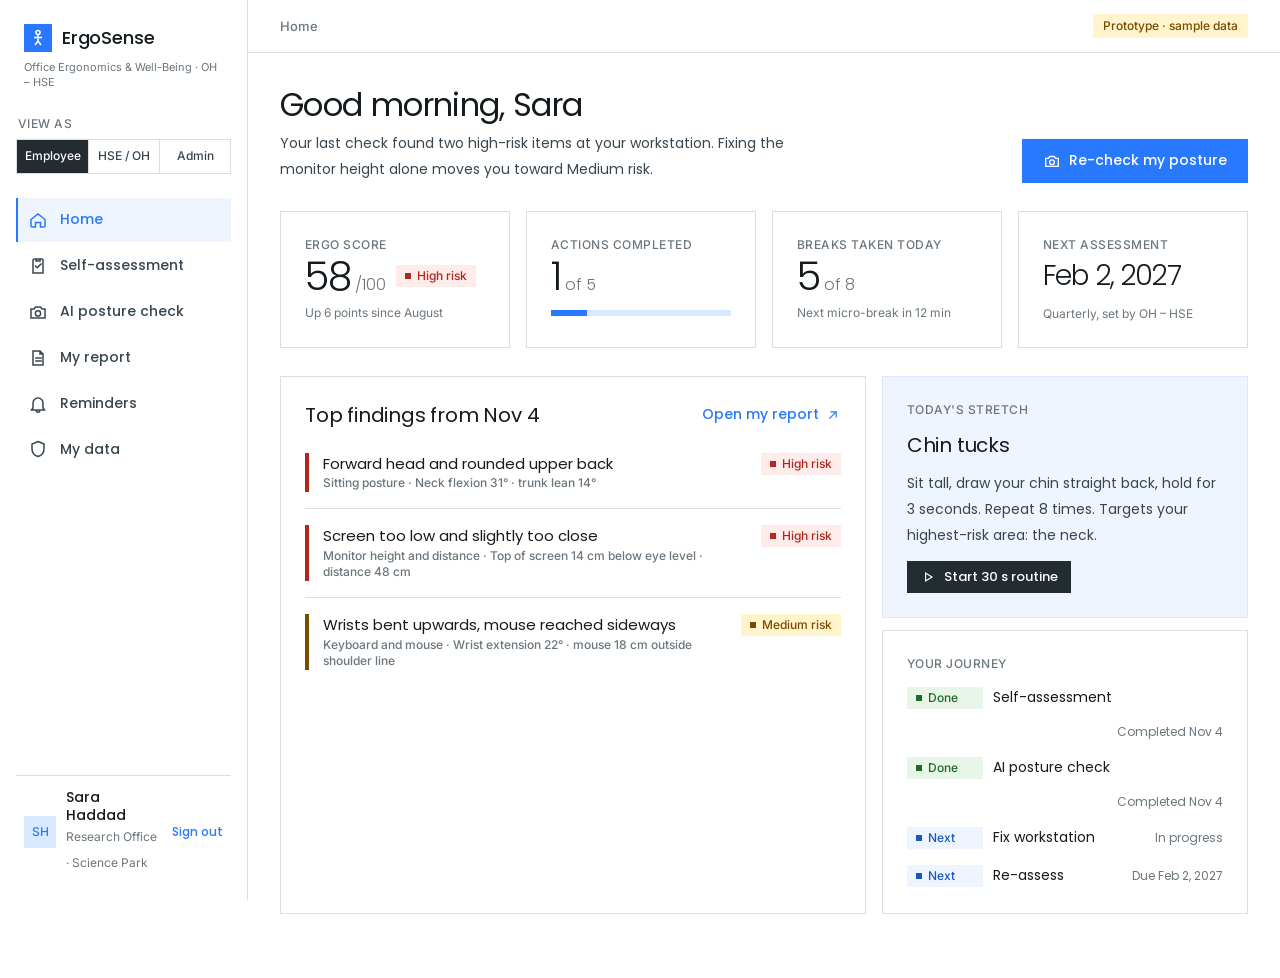
<file: index.html>
<!doctype html>
<html lang="en">
<meta name="viewport" content="width=device-width, initial-scale=1, viewport-fit=cover">
<style>body{margin:0}[hidden]{display:none!important}img{max-width:100%}</style>
<meta charset="utf-8">
<title>ErgoSense Prototype</title>
<meta name="claude:viewport-fit-sides" content="cover">
<link rel="preconnect" href="https://fonts.googleapis.com">
<link rel="preconnect" href="https://fonts.gstatic.com" crossorigin>
<link rel="stylesheet" href="https://fonts.googleapis.com/css2?family=Poppins:wght@300;400;500;600&family=Inter:wght@400;500&display=swap">
<style>
/* Layout: fixed role sidebar + flat working canvas; hairlines do the structure, blue marks action, semantic colours mark risk */
:root{
  --bg:#ffffff; --surface:#ffffff; --tint:#EEF5FF; --tint-2:#D9E9FF;
  --fg:#141A1D; --body:#37464F; --muted:#6B767D; --rule:#DCDFE0;
  --accent:#2979FF; --accent-hover:#1A6EFF; --btn:#222C31; --btn-hover:#141A1D; --on-btn:#ffffff;
  --high:#B3261E; --high-bg:#FDECEA; --med:#7A4A00; --med-bg:#FFF4CC; --low:#1E6B24; --low-bg:#E8F5E9;
  --on-accent:#ffffff; --info:#1757C2;
  --figure:#37464F; --scrim:rgba(20,26,29,.45);
  --display:"Poppins",ui-sans-serif,system-ui,-apple-system,"Segoe UI",sans-serif;
  --text:"Poppins",ui-sans-serif,system-ui,-apple-system,"Segoe UI",sans-serif;
  --ui:"Inter",ui-sans-serif,system-ui,-apple-system,"Segoe UI",sans-serif;
  --ease:180ms cubic-bezier(.4,0,.2,1);
}
@media (prefers-color-scheme:dark){:root:not([data-theme="light"]){
  --bg:#0F1518; --surface:#141C20; --tint:#162334; --tint-2:#1C2E47;
  --fg:#EEF2F4; --body:#C3CCD1; --muted:#8C979D; --rule:#2A353B;
  --accent:#5C9BFF; --accent-hover:#7DB0FF; --btn:#EEF2F4; --btn-hover:#ffffff; --on-btn:#141A1D;
  --high:#FF7A6B; --high-bg:#3A1C19; --med:#F2B54A; --med-bg:#3A2E12; --low:#6FCF76; --low-bg:#173020;
  --on-accent:#0F1518; --info:#7DB0FF;
  --figure:#C3CCD1; --scrim:rgba(0,0,0,.6); color-scheme:dark}}
:root[data-theme="dark"]{
  --bg:#0F1518; --surface:#141C20; --tint:#162334; --tint-2:#1C2E47;
  --fg:#EEF2F4; --body:#C3CCD1; --muted:#8C979D; --rule:#2A353B;
  --accent:#5C9BFF; --accent-hover:#7DB0FF; --btn:#EEF2F4; --btn-hover:#ffffff; --on-btn:#141A1D;
  --high:#FF7A6B; --high-bg:#3A1C19; --med:#F2B54A; --med-bg:#3A2E12; --low:#6FCF76; --low-bg:#173020;
  --on-accent:#0F1518; --info:#7DB0FF;
  --figure:#C3CCD1; --scrim:rgba(0,0,0,.6); color-scheme:dark}

*{box-sizing:border-box}
.sr-only{position:absolute;width:1px;height:1px;padding:0;margin:-1px;overflow:hidden;clip:rect(0 0 0 0);white-space:nowrap;border:0}
label:has(+ .sr-only:focus-visible){outline:1px solid var(--accent);outline-offset:2px}
html,body{height:100%}
body{background:var(--bg);color:var(--body);font:400 14px/1.857 var(--text)}
h1,h2,h3,h4{color:var(--fg);font-family:var(--display);font-weight:400;margin:0;text-wrap:balance}
h1{font-size:32px;line-height:1.25;letter-spacing:-.02em}
h2{font-size:20px;line-height:1.4;letter-spacing:-.01em}
h3{font-size:16px;line-height:1.5}
p{margin:0}
a{color:var(--accent);text-decoration:none}
button,select,input{font:inherit;color:inherit}
:focus-visible{outline:1px solid var(--accent);outline-offset:2px}
.num{font-variant-numeric:tabular-nums}
.muted{color:var(--muted)}
.label{font:500 12px/1.5 var(--ui);color:var(--muted);letter-spacing:.04em;text-transform:uppercase}

/* shell */
.app{display:grid;grid-template-columns:248px minmax(0,1fr);min-height:100%}
.side{border-right:1px solid var(--rule);padding:24px 16px;display:flex;flex-direction:column;gap:24px;position:sticky;top:0;height:100vh;overflow:auto;background:var(--surface)}
.brand{display:flex;align-items:center;gap:10px;padding:0 8px}
.brand-mark{width:28px;height:28px;background:var(--accent);display:grid;place-items:center}
.brand-name{font:500 18px/1 var(--display);color:var(--fg);letter-spacing:-.01em}
.brand-sub{font:400 11px/1.4 var(--ui);color:var(--muted);padding:0 8px;margin-top:-16px}
.roles{display:grid;grid-template-columns:repeat(3,1fr);border:1px solid var(--rule)}
.roles button{background:none;border:0;padding:8px 4px;font:500 12px/1.4 var(--ui);cursor:pointer;color:var(--body);transition:background var(--ease)}
.roles button+button{border-left:1px solid var(--rule)}
.roles button[aria-pressed="true"]{background:var(--btn);color:var(--on-btn)}
.nav{display:flex;flex-direction:column;gap:2px}
.nav a{display:flex;align-items:center;gap:12px;padding:9px 10px;color:var(--body);font-weight:500;border-left:2px solid transparent;transition:background var(--ease),color var(--ease)}
.nav a:hover{background:var(--tint)}
.nav a[aria-current="page"]{color:var(--accent);background:var(--tint);border-left-color:var(--accent)}
.nav svg{flex:none}
.side-foot{margin-top:auto;padding:12px 8px 0;border-top:1px solid var(--rule);display:flex;gap:10px;align-items:center}
.avatar{width:32px;height:32px;background:var(--tint-2);color:var(--accent);display:grid;place-items:center;font:500 12px/1 var(--ui);flex:none}
.who b{display:block;color:var(--fg);font-weight:500;line-height:1.3}
.who span{font:400 12px/1.4 var(--ui);color:var(--muted)}

.main{min-width:0;display:flex;flex-direction:column}
.topbar{display:flex;justify-content:space-between;align-items:center;gap:12px;flex-wrap:wrap;border-bottom:1px solid var(--rule);padding-block:14px;padding-left:max(32px,env(safe-area-inset-left,0px));padding-right:max(32px,env(safe-area-inset-right,0px))}
.crumb{font:500 13px/1.4 var(--ui);color:var(--muted)}
.demo-chip{font:500 12px/1 var(--ui);background:var(--med-bg);color:var(--med);padding:6px 10px}
.view{padding-block:32px 64px;padding-left:max(32px,env(safe-area-inset-left,0px));padding-right:max(32px,env(safe-area-inset-right,0px));display:flex;flex-direction:column;gap:28px;max-width:1240px;width:100%}
.head{display:flex;justify-content:space-between;align-items:flex-end;gap:16px;flex-wrap:wrap}
.head p{max-width:62ch;margin-top:6px}

/* building blocks */
.card{border:1px solid var(--rule);background:var(--surface);padding:24px;min-width:0}
.card.tint{background:var(--tint);border-color:var(--tint-2)}
.grid{display:grid;gap:16px}
.g2{grid-template-columns:repeat(2,minmax(0,1fr))}
.g3{grid-template-columns:repeat(3,minmax(0,1fr))}
.g4{grid-template-columns:repeat(4,minmax(0,1fr))}
.g-main{grid-template-columns:minmax(0,1.6fr) minmax(0,1fr)}
.row{display:flex;gap:12px;align-items:center;flex-wrap:wrap}
.stack{display:flex;flex-direction:column;gap:12px}
.between{justify-content:space-between}
.btn{display:inline-flex;align-items:center;gap:8px;background:var(--btn);color:var(--on-btn);border:1px solid var(--btn);padding:11px 20px;font:500 14px/1.4 var(--text);cursor:pointer;transition:background var(--ease),border-color var(--ease)}
.btn:hover{background:var(--btn-hover);border-color:var(--btn-hover)}
.btn.blue{background:var(--accent);border-color:var(--accent);color:var(--on-accent)}
.btn.blue:hover{background:var(--accent-hover);border-color:var(--accent-hover)}
.btn.ghost{background:transparent;color:var(--fg);border-color:var(--fg)}
.btn.ghost:hover{background:var(--tint)}
.btn.sm{padding:6px 12px;font-size:13px}
.btn[disabled]{opacity:.4;cursor:not-allowed}
.link{display:inline-flex;align-items:center;gap:6px;font-weight:500;color:var(--accent);background:none;border:0;padding:0;cursor:pointer}
.link:hover{color:var(--accent-hover)}
.pill{display:inline-flex;align-items:center;gap:6px;font:500 12px/1 var(--ui);padding:5px 9px;white-space:nowrap}
.pill::before{content:"";width:6px;height:6px;background:currentColor}
.High{color:var(--high);background:var(--high-bg)}
.Medium{color:var(--med);background:var(--med-bg)}
.Low{color:var(--low);background:var(--low-bg)}
.Info{color:var(--info);background:var(--tint)}
.kpi .v{font:300 40px/1.1 var(--display);color:var(--fg);letter-spacing:-.03em}
.kpi .v small{font-size:16px;color:var(--muted);letter-spacing:0;margin-left:4px}
.kpi .d{font:400 12px/1.5 var(--ui);color:var(--muted);margin-top:6px}
.bar{height:6px;background:var(--tint-2);position:relative}
.bar i{position:absolute;inset:0 auto 0 0;background:var(--accent)}
.bar.target b{position:absolute;top:-4px;bottom:-4px;width:2px;background:var(--fg)}
table{width:100%;border-collapse:collapse}
th{font:500 12px/1.4 var(--ui);color:var(--muted);text-align:left;padding:10px 12px;border-bottom:1px solid var(--rule);white-space:nowrap}
td{padding:12px;border-bottom:1px solid var(--rule);vertical-align:middle}
tbody tr:hover{background:var(--tint)}
.tbl{overflow-x:auto;border:1px solid var(--rule)}
.tbl table td:first-child,.tbl table th:first-child{padding-left:20px}
select,input[type="text"],input[type="time"]{background:var(--surface);border:1px solid var(--rule);padding:8px 10px;border-radius:0}
select:focus,input:focus{outline:none;border-color:var(--accent)}
.field{display:flex;flex-direction:column;gap:6px;min-width:0}
.field>span{font:500 12px/1.4 var(--ui);color:var(--muted)}
.divider{height:1px;background:var(--rule)}
.svgc{width:100%;height:auto;display:block;max-width:100%}

/* self-assessment */
.steps{display:grid;grid-template-columns:repeat(4,minmax(0,1fr));border:1px solid var(--rule)}
.steps button{background:var(--surface);border:0;padding:14px 16px;text-align:left;cursor:pointer;display:flex;flex-direction:column;gap:2px}
.steps button+button{border-left:1px solid var(--rule)}
.steps button[aria-current="step"]{background:var(--tint);box-shadow:inset 0 -2px 0 var(--accent)}
.steps .n{font:500 12px/1.4 var(--ui);color:var(--muted)}
.steps .t{font-weight:500;color:var(--fg)}
.steps .done .n{color:var(--low)}
.q{display:flex;justify-content:space-between;gap:16px;align-items:center;padding:16px 0;border-bottom:1px solid var(--rule);flex-wrap:wrap}
.q:last-child{border-bottom:0}
.q p{color:var(--fg);flex:1 1 280px}
.seg{display:inline-grid;grid-template-columns:repeat(3,auto);border:1px solid var(--rule)}
.seg button{background:none;border:0;padding:6px 14px;cursor:pointer;font:500 13px/1.4 var(--ui);color:var(--body)}
.seg button+button{border-left:1px solid var(--rule)}
.seg button[aria-pressed="true"]{background:var(--btn);color:var(--on-btn)}

/* capture */
.drop{border:1px dashed var(--accent);background:var(--tint);aspect-ratio:4/3;max-width:100%;display:grid;place-items:center;position:relative;overflow:hidden}
.drop img{width:100%;height:100%;object-fit:cover}
.frame-guide{position:absolute;inset:8%;border:1px dashed var(--accent);pointer-events:none}
.frame-guide span{position:absolute;top:8px;left:8px;background:var(--accent);color:#fff;font:500 11px/1 var(--ui);padding:5px 8px}
.progress{height:4px;background:var(--tint-2);overflow:hidden}
.progress i{display:block;height:100%;width:0;background:var(--accent);transition:width 300ms linear}
.check{display:flex;gap:10px;align-items:flex-start}
.check input{margin-top:6px;accent-color:var(--accent)}

/* findings */
.finding{display:grid;grid-template-columns:auto minmax(0,1fr) auto;gap:14px;padding:16px 0;border-bottom:1px solid var(--rule);align-items:start}
.finding:last-child{border-bottom:0}
.sev{width:4px;align-self:stretch}
.sev.High{background:var(--high)}.sev.Medium{background:var(--med)}.sev.Low{background:var(--low)}
.finding h3{font-size:15px}
.measure{font:500 12px/1.4 var(--ui);color:var(--muted)}
.score-ring{display:flex;align-items:center;gap:20px}
.rec{display:flex;gap:12px;align-items:flex-start;padding:14px 0;border-bottom:1px solid var(--rule)}
.rec:last-child{border-bottom:0}
.rec input{margin-top:6px;accent-color:var(--accent);width:16px;height:16px;flex:none}
.rec.done p:first-of-type{text-decoration:line-through;color:var(--muted)}

/* reminders */
.profiles{display:grid;grid-template-columns:repeat(3,minmax(0,1fr));gap:0;border:1px solid var(--rule)}
.profiles button{background:var(--surface);border:0;padding:18px;text-align:left;cursor:pointer;display:flex;flex-direction:column;gap:4px}
.profiles button+button{border-left:1px solid var(--rule)}
.profiles button[aria-pressed="true"]{background:var(--tint);box-shadow:inset 0 -2px 0 var(--accent)}
.profiles b{font-weight:500;color:var(--fg)}
.slider{display:grid;grid-template-columns:minmax(0,1fr) 90px;gap:12px;align-items:center}
input[type="range"]{width:100%;accent-color:var(--accent)}
.ex{display:grid;grid-template-columns:repeat(3,minmax(0,1fr));gap:0;border-top:1px solid var(--rule);border-left:1px solid var(--rule)}
.ex .card{border-top:0;border-left:0;transition:background var(--ease)}
.ex .card:hover{background:var(--tint)}
.chips{display:flex;gap:8px;flex-wrap:wrap}
.chips button{border:1px solid var(--rule);background:var(--surface);padding:6px 12px;cursor:pointer;font:500 12px/1.4 var(--ui)}
.chips button[aria-pressed="true"]{border-color:var(--accent);color:var(--accent);background:var(--tint)}

/* reminder popup + toast */
.notify{position:fixed;right:calc(24px + env(safe-area-inset-right,0px));bottom:calc(24px + env(safe-area-inset-bottom,0px));width:min(360px,calc(100vw - 32px));background:var(--surface);border:1px solid var(--rule);box-shadow:0 12px 32px rgba(20,26,29,.18);z-index:30}
.notify header{display:flex;justify-content:space-between;align-items:center;background:var(--accent);color:#fff;padding:8px 14px;font:500 12px/1.4 var(--ui)}
.notify header button{background:none;border:0;color:#fff;cursor:pointer;font-size:18px;line-height:1}
.notify .body{padding:18px;display:flex;flex-direction:column;gap:12px}
.toast{position:fixed;left:50%;transform:translateX(-50%);bottom:calc(24px + env(safe-area-inset-bottom,0px));background:var(--btn);color:var(--on-btn);padding:12px 18px;font:500 13px/1.4 var(--ui);z-index:40;max-width:calc(100vw - 32px)}

/* charts */
.hbar{display:grid;grid-template-columns:minmax(0,170px) minmax(0,1fr) 44px;gap:12px;align-items:center;padding:7px 0}
.hbar .track{height:10px;background:var(--tint)}
.hbar .track i{display:block;height:100%;background:var(--accent)}
.hbar .val{text-align:right;font:500 12px/1 var(--ui);color:var(--fg)}
.hbar .nm{font-size:13px;white-space:nowrap;overflow:hidden;text-overflow:ellipsis}
.legend{display:flex;gap:16px;flex-wrap:wrap;font:400 12px/1.4 var(--ui);color:var(--muted)}
.legend i{display:inline-block;width:10px;height:10px;margin-right:6px;vertical-align:-1px}
.matrix td,.matrix th{text-align:center}
.matrix td:first-child,.matrix th:first-child{text-align:left}
.yes{color:var(--low);font-weight:500}.no{color:var(--muted)}
.notice{display:flex;gap:12px;align-items:flex-start;padding:14px 16px;background:var(--tint);border:1px solid var(--tint-2);color:var(--fg)}

.app.signin{grid-template-columns:minmax(0,1fr)}
.app.signin .side{display:none}
.signin-card{max-width:440px;width:100%;margin:6vh auto 0;display:flex;flex-direction:column;gap:18px}
.side-foot .link{margin-left:auto;font-size:12px;white-space:nowrap}
@media (max-width:1080px){.g4{grid-template-columns:repeat(2,minmax(0,1fr))}.g-main,.g3{grid-template-columns:minmax(0,1fr)}}
@media (max-width:820px){
  .app{grid-template-columns:minmax(0,1fr)}
  .side{position:static;height:auto;border-right:0;border-bottom:1px solid var(--rule);padding-block:16px;padding-left:max(16px,env(safe-area-inset-left,0px));padding-right:max(16px,env(safe-area-inset-right,0px));gap:14px}
  .brand-sub,.side-foot{display:none}
  .nav{flex-direction:row;overflow-x:auto;gap:4px}
  .nav a{white-space:nowrap;border-left:0;border-bottom:2px solid transparent}
  .nav a[aria-current="page"]{border-bottom-color:var(--accent)}
  .topbar,.view{padding-left:max(16px,env(safe-area-inset-left,0px));padding-right:max(16px,env(safe-area-inset-right,0px))}
  .g2,.g4{grid-template-columns:minmax(0,1fr)}
  .steps{grid-template-columns:repeat(2,minmax(0,1fr))}
  .steps button:nth-child(3){border-left:0}
  .steps button:nth-child(n+3){border-top:1px solid var(--rule)}
  .profiles,.ex{grid-template-columns:minmax(0,1fr)}
  .profiles button+button{border-left:0;border-top:1px solid var(--rule)}
  .hbar{grid-template-columns:minmax(0,110px) minmax(0,1fr) 40px}
  h1{font-size:26px}
}
@media (prefers-reduced-motion:reduce){*{transition:none!important}}
</style>

<div class="app">
  <aside class="side">
    <div class="brand">
      <div class="brand-mark" aria-hidden="true"><svg width="18" height="18" viewBox="0 0 18 18" fill="none" stroke="#fff" stroke-width="1.6"><circle cx="9" cy="3.5" r="2"/><path d="M9 6v6l-3 4M9 12l3 4M5 8.5h8"/></svg></div>
      <span class="brand-name">ErgoSense</span>
    </div>
    <p class="brand-sub">Office Ergonomics &amp; Well-Being · OH – HSE</p>
    <div>
      <div class="label" style="margin:0 0 6px 2px">View as</div>
      <div class="roles" role="group" aria-label="Role">
        <button type="button" id="role-employee" data-role="employee">Employee</button>
        <button type="button" id="role-hse" data-role="hse">HSE / OH</button>
        <button type="button" id="role-admin" data-role="admin">Admin</button>
      </div>
    </div>
    <nav class="nav" id="nav" aria-label="Main"></nav>
    <div class="side-foot"><div class="avatar" id="who-av">SH</div><div class="who"><b id="who-name">Sara Haddad</b><span id="who-role">Research Office</span></div><a class="link" href="#signin">Sign out</a></div>
  </aside>
  <div class="main">
    <div class="topbar"><span class="crumb" id="crumb">Home</span><span class="demo-chip">Prototype · sample data</span></div>
    <main class="view" id="view"></main>
  </div>
</div>
<div id="notify-root"></div>
<div id="toast-root"></div>

<script>
/* ---------- icons (1.5px stroke, 20px grid) ---------- */
const P = {
  home:'M3 9.5 10 4l7 5.5V16a1 1 0 0 1-1 1h-3.5v-4.5h-5V17H4a1 1 0 0 1-1-1z',
  check:'M6 3h8a1 1 0 0 1 1 1v13H5V4a1 1 0 0 1 1-1zM8 3v2h4V3M7.5 10l1.8 1.8L13 8',
  camera:'M3 7h3l1.5-2h5L14 7h3v9H3zM10 14a2.6 2.6 0 1 0 0-5.2A2.6 2.6 0 0 0 10 14z',
  report:'M5 3h7l3 3v11H5zM12 3v3h3M8 10h5M8 13h5',
  bell:'M5 14V9a5 5 0 0 1 10 0v5l1.5 2h-13zM8.5 17.5a1.8 1.8 0 0 0 3 0',
  grid:'M3 3h6v6H3zM11 3h6v4h-6zM11 9h6v8h-6zM3 11h6v6H3z',
  alert:'M10 3 18 17H2zM10 8v4M10 14.5v.5',
  flag:'M5 17V3M5 4h10l-2 3.5L15 11H5',
  users:'M7.5 9a2.8 2.8 0 1 0 0-5.6 2.8 2.8 0 0 0 0 5.6zM2.5 16.5c.6-3 2.6-4.5 5-4.5s4.4 1.5 5 4.5M13 4a2.6 2.6 0 0 1 0 5M15 12c1.4.6 2.2 2 2.5 4.5',
  shield:'M10 2.5 16 5v5c0 3.8-2.6 6.4-6 7.5-3.4-1.1-6-3.7-6-7.5V5z',
  list:'M7 5h10M7 10h10M7 15h10M3 5h1M3 10h1M3 15h1',
  arrow:'M6 14 14 6M7.5 6H14v6.5',
  upload:'M10 13V4M6.5 7.5 10 4l3.5 3.5M4 13v3h12v-3',
  play:'M7 5v10l8-5z',
  info:'M10 17a7 7 0 1 0 0-14 7 7 0 0 0 0 14zM10 9v4.5M10 6.5v.5'
};
const ic = (n,s=20) => `<svg width="${s}" height="${s}" viewBox="0 0 20 20" fill="none" stroke="currentColor" stroke-width="1.5" stroke-linecap="square" aria-hidden="true"><path d="${P[n]}"/></svg>`;
const esc = s => String(s).replace(/[&<>"]/g,c=>({'&':'&amp;','<':'&lt;','>':'&gt;','"':'&quot;'}[c]));

/* ---------- sample data ---------- */
const USERS = {
  employee:{name:'Sara Haddad',init:'SH',sub:'Research Office · Science Park'},
  hse:{name:'Dr. Omar Nasser',init:'ON',sub:'Occupational Health – HSE'},
  admin:{name:'Lina Karam',init:'LK',sub:'System administrator'}
};
const AREAS = [
  {area:'Sitting posture',sev:'High',title:'Forward head and rounded upper back',measure:'Neck flexion 31° · trunk lean 14°',detail:'Your head sits about 6 cm forward of your shoulders. Sustained neck flexion above 20° raises neck and shoulder strain.'},
  {area:'Monitor height and distance',sev:'High',title:'Screen too low and slightly too close',measure:'Top of screen 14 cm below eye level · distance 48 cm',detail:'The top line of text should sit at or just below eye level, at roughly an arm\'s length (50–70 cm).'},
  {area:'Keyboard and mouse',sev:'Medium',title:'Wrists bent upwards, mouse reached sideways',measure:'Wrist extension 22° · mouse 18 cm outside shoulder line',detail:'Wrists work best straight. Reaching for the mouse loads the shoulder over a full day.'},
  {area:'Chair and desk',sev:'Low',title:'Seat height fits, lumbar support unused',measure:'Knee angle 92° · gap behind lower back 7 cm',detail:'Seat height and desk height are a good match. Slide back so the backrest supports your lower back.'}
];
const RECS = [
  {id:'r1',area:'Monitor height and distance',text:'Raise the monitor 14 cm, using the stand or a riser, so the top line of text is at eye level.',how:'Takes 5 minutes · request a riser from Facilities if the stand is fixed'},
  {id:'r2',area:'Sitting posture',text:'Sit back in the chair so your lower back touches the backrest, and bring your head back over your shoulders.',how:'Posture reminder every 30 minutes helps this become a habit'},
  {id:'r3',area:'Monitor height and distance',text:'Push the screen back to about an arm\'s length (55–65 cm).',how:'Check with your fingertips touching the screen'},
  {id:'r4',area:'Keyboard and mouse',text:'Lower the keyboard feet and keep the mouse beside the keyboard, inside shoulder width.',how:'Consider a compact keyboard without the number pad'},
  {id:'r5',area:'Chair and desk',text:'Adjust lumbar support to sit in the curve of your lower back.',how:'Visual guide in the self-assessment, step 2'}
];
const HISTORY = [{d:'Nov 4, 2026',type:'AI + self-assessment',score:58,cls:'High'},{d:'Aug 6, 2026',type:'Self-assessment',score:52,cls:'High'},{d:'May 12, 2026',type:'Manual (OH visit)',score:49,cls:'High'}];
const STEPS = [
  {key:'desk',t:'Desk setup',hint:'Elbow height and clear leg room',qs:['Is your desk surface at or just below elbow height when your shoulders are relaxed?','Do you have enough leg room without objects under the desk?','Are frequently used items within forearm reach?']},
  {key:'chair',t:'Chair adjustments',hint:'Seat, backrest and lumbar support',qs:['Are your feet flat on the floor (or on a footrest) with knees about level with hips?','Does the backrest support the curve of your lower back?','Is there a two-to-three-finger gap between the seat edge and the back of your knees?']},
  {key:'monitor',t:'Monitor positioning',hint:'Height, distance and glare',qs:['Is the top line of text at or just below eye level?','Is the screen about an arm\'s length away?','Is the screen free of glare from windows or lights?']},
  {key:'input',t:'Keyboard and mouse',hint:'Wrist position and reach',qs:['Are your wrists straight while typing?','Is the mouse right next to the keyboard?','Do you use keyboard shortcuts to reduce mouse use?']}
];
const FIXES = {
  '0-0':'Adjust the chair or desk so the desk surface is at elbow height. Use a footrest if your feet no longer reach the floor.',
  '0-1':'Clear storage boxes and cables from under the desk so your legs can move freely.',
  '0-2':'Move your phone, notepad and mouse within forearm reach to avoid repeated stretching.',
  '1-0':'Lower the seat until your feet are flat, or request a footrest from Facilities.',
  '1-1':'Raise the lumbar support into the curve of your lower back and sit fully back in the chair.',
  '1-2':'Slide the seat pan back so two to three fingers fit behind your knees.',
  '2-0':'Raise the monitor so the top line of text is at eye level.',
  '2-1':'Move the screen back to about an arm\'s length (50–70 cm).',
  '2-2':'Turn the screen side-on to the window or lower the blinds.',
  '3-0':'Lower the keyboard feet so your wrists stay straight while typing.',
  '3-1':'Place the mouse right beside the keyboard, inside shoulder width.',
  '3-2':'Learn five shortcuts to cut mouse use: copy, paste, undo, find and switch window.'
};
const DEPTS = [
  {name:'Research Office',entity:'Science Park',emp:96,assessed:88,high:17,trend:[60,63,66,69,71]},
  {name:'Education Programs',entity:'Education Campus',emp:124,assessed:104,high:21,trend:[57,60,64,67,69]},
  {name:'Finance',entity:'Headquarters',emp:72,assessed:66,high:8,trend:[65,68,70,72,74]},
  {name:'Information Technology',entity:'Headquarters',emp:84,assessed:78,high:6,trend:[69,72,74,77,78]},
  {name:'Community Development',entity:'Education Campus',emp:58,assessed:42,high:7,trend:[54,57,59,62,64]},
  {name:'Human Resources',entity:'Headquarters',emp:46,assessed:34,high:4,trend:[62,64,66,68,70]}
];
const MONTHS = ['Jul','Aug','Sep','Oct','Nov'];
const ISSUES = [['Monitor too low',168],['Forward head posture',141],['No lumbar support used',118],['Wrist extension',96],['Mouse out of reach',74],['Screen glare',52],['Feet unsupported',41]];
const BODY = [['Neck',38,'High'],['Lower back',29,'High'],['Shoulders',17,'Medium'],['Wrists',11,'Medium'],['Knees',5,'Low']];
let CASES = [
  {id:'e1043',name:'Sara Haddad',dept:'Research Office',score:58,cls:'High',issue:'Monitor too low',date:'Nov 4',status:'New'},
  {id:'e1188',name:'Yousef Darwish',dept:'Education Programs',score:46,cls:'High',issue:'Forward head posture',date:'Nov 3',status:'New'},
  {id:'e0917',name:'Mariam Saleh',dept:'Education Programs',score:51,cls:'High',issue:'No lumbar support used',date:'Nov 2',status:'Contacted'},
  {id:'e1302',name:'Khalid Rahman',dept:'Community Development',score:49,cls:'High',issue:'Wrist extension',date:'Oct 30',status:'Contacted'},
  {id:'e0764',name:'Noor Abbas',dept:'Research Office',score:55,cls:'High',issue:'Monitor too low',date:'Oct 29',status:'New'},
  {id:'e1210',name:'Hana Youssef',dept:'Finance',score:61,cls:'Medium',issue:'Mouse out of reach',date:'Oct 28',status:'Resolved'},
  {id:'e0688',name:'Tariq Mansour',dept:'Information Technology',score:63,cls:'Medium',issue:'Screen glare',date:'Oct 27',status:'Resolved'},
  {id:'e1355',name:'Rana Khoury',dept:'Human Resources',score:57,cls:'High',issue:'Forward head posture',date:'Oct 25',status:'Contacted'}
];
const EXERCISES = [
  {n:'Chin tucks',area:'Neck',dur:'30 s',steps:'Sit tall, draw your chin straight back, hold 3 s, repeat 8 times.'},
  {n:'Shoulder rolls',area:'Shoulders',dur:'30 s',steps:'Roll shoulders up, back and down slowly, 10 times.'},
  {n:'Seated thoracic extension',area:'Upper back',dur:'45 s',steps:'Hands behind head, gently arch over the backrest, hold 5 s, 5 times.'},
  {n:'Wrist flexor stretch',area:'Wrists',dur:'40 s',steps:'Arm straight, palm up, gently pull fingers back, 15 s each side.'},
  {n:'Standing hip opener',area:'Lower back',dur:'60 s',steps:'Stand, step one foot back, tuck the pelvis, hold 20 s each side.'},
  {n:'20-20-20 eye break',area:'Eyes',dur:'20 s',steps:'Every 20 minutes look at something 6 m away for 20 seconds.'}
];
const ADMIN_USERS = [
  ['Sara Haddad','sara.haddad','Research Office','Science Park','Employee','Pilot A'],
  ['Dr. Omar Nasser','omar.nasser','OH – HSE','Headquarters','HSE / OH','—'],
  ['Aisha Fares','aisha.fares','OH – HSE','Headquarters','HSE / OH','—'],
  ['Lina Karam','lina.karam','Information Technology','Headquarters','Admin','—'],
  ['Yousef Darwish','yousef.darwish','Education Programs','Education Campus','Employee','Pilot A'],
  ['Mariam Saleh','mariam.saleh','Education Programs','Education Campus','Employee','Pilot B'],
  ['Hana Youssef','hana.youssef','Finance','Headquarters','Employee','Pilot B']
];
let REVIEWS = [
  {id:'r-1302',emp:'e1302',name:'Khalid Rahman',dept:'Community Development',cls:'High',area:'Keyboard and mouse',comment:'I use a vertical mouse, so the wrist angle reading looks wrong.',date:'Nov 5',status:'Submitted',outcome:null},
  {id:'r-0917',emp:'e0917',name:'Mariam Saleh',dept:'Education Programs',cls:'High',area:'Chair and desk',comment:'My lumbar cushion was not visible in the photo.',date:'Nov 3',status:'In review',outcome:null}
];
const AUDIT = [
  ['Nov 6, 09:42','Dr. Omar Nasser','Viewed individual report','e1188 · Yousef Darwish'],
  ['Nov 6, 09:15','Aisha Fares','Exported dashboard','Excel · All departments · Q4'],
  ['Nov 5, 16:03','Lina Karam','Imported users','HR file · 38 rows · 2 updated departments'],
  ['Nov 5, 11:27','Lina Karam','Changed role','aisha.fares → HSE / OH'],
  ['Nov 4, 14:50','System','Discarded raw image after analysis','e1043 · keypoints retained']
];

/* ---------- state ---------- */
const S = {
  role:'employee', step:0, answers:{}, consent:false, photo:null, analyzed:true, analyzing:false,
  recsDone:new Set(['r3']), profile:'Balanced',
  freq:{break:30,stretch:60,posture:45}, hours:['08:00','16:00'], types:{break:true,stretch:true,posture:true},
  exFilter:'All', dept:'All', entity:'All', period:'Pilot to date', caseId:'e1043', imported:null,
  checkSummary:false, checkError:null, fixesDone:new Set(), remError:null,
  cRisk:'All', cDept:'All', cStatus:'All',
  aiAllowed:true, aiSuspended:false, delStep:null, review:null, reviewOpen:false
};
STEPS.forEach((s,i)=>s.qs.forEach((_,j)=>{S.answers[`${i}-${j}`] = ({'0-0':'Yes','0-1':'Yes','0-2':'Yes','1-0':'Yes','1-1':'No','1-2':'Yes','2-0':'No','2-1':'No'})[`${i}-${j}`] || null;}));

/* ---------- routes ---------- */
const ROUTES = {
  home:{role:'employee',label:'Home',icon:'home'},
  check:{role:'employee',label:'Self-assessment',icon:'check'},
  capture:{role:'employee',label:'AI posture check',icon:'camera'},
  results:{role:'employee',label:'AI posture check / Results',icon:'camera',hidden:true,parent:'capture'},
  report:{role:'employee',label:'My report',icon:'report'},
  reminders:{role:'employee',label:'Reminders',icon:'bell'},
  mydata:{role:'employee',label:'My data',icon:'shield'},
  hse:{role:'hse',label:'Dashboard',icon:'grid'},
  cases:{role:'hse',label:'High-risk follow-up',icon:'alert'},
  reviews:{role:'hse',label:'Specialist reviews',icon:'check'},
  pilot:{role:'hse',label:'Pilot evaluation',icon:'flag'},
  users:{role:'admin',label:'Users & departments',icon:'users'},
  access:{role:'admin',label:'Roles & policies',icon:'shield'},
  audit:{role:'admin',label:'Audit log',icon:'list'},
  signin:{role:'any',label:'Sign in',icon:'shield',hidden:true}
};
const FIRST = {employee:'home',hse:'hse',admin:'users'};

function go(r){ if(location.hash.slice(1)===r) render(); else location.hash = r; }
function current(){
  const h = location.hash.slice(1);
  if(h.startsWith('case-')) return 'case';
  return ROUTES[h] ? h : FIRST[S.role];
}
function render(){
  const r = current();
  const role = r==='case' ? (S.role==='admin'?'admin':'hse') : r==='signin' ? S.role : ROUTES[r].role;
  S.role = role;
  document.querySelector('.app').classList.toggle('signin', r==='signin');
  if(r==='case') S.caseId = location.hash.slice(6);
  document.querySelectorAll('.roles button').forEach(b=>b.setAttribute('aria-pressed', b.dataset.role===role));
  const u = USERS[role];
  document.getElementById('who-av').textContent = u.init;
  document.getElementById('who-name').textContent = u.name;
  document.getElementById('who-role').textContent = u.sub;
  const active = r==='case' ? 'cases' : (ROUTES[r].parent || r);
  document.getElementById('nav').innerHTML = Object.entries(ROUTES).filter(([,v])=>v.role===role && !v.hidden)
    .map(([k,v])=>`<a href="#${k}" ${k===active?'aria-current="page"':''}>${ic(v.icon)}<span>${v.label}</span></a>`).join('');
  document.getElementById('crumb').textContent = r==='case' ? 'High-risk follow-up / Individual report' : ROUTES[r].label;
  const view = document.getElementById('view');
  const key = location.hash.slice(1) || r, changed = key !== S.lastRoute;
  if(changed && S.timer){ clearInterval(S.timer); S.timer=null; S.analyzing=false; }
  const focusId = changed ? null : document.activeElement && document.activeElement.id;
  view.innerHTML = VIEWS[r]();
  (BIND[r]||(()=>{}))(view);
  if(changed){ window.scrollTo(0,0); if(r==='case') logAudit(S.role==='admin'?'Denied: individual report access':'Viewed individual report', `${S.caseId} · ${(CASES.find(c=>c.id===S.caseId)||{}).name||''}`); }
  else if(focusId){ const el=document.getElementById(focusId); if(el) el.focus({preventScroll:true}); }
  S.lastRoute = key;
}
function logAudit(action, details){
  const d = new Date(), t = d.toLocaleString('en-US',{month:'short',day:'numeric'})+', '+d.toTimeString().slice(0,5);
  AUDIT.unshift([t, USERS[S.role].name, action, details]);
}
window.addEventListener('hashchange',render);
document.querySelectorAll('.roles button').forEach(b=>b.addEventListener('click',()=>go(FIRST[b.dataset.role])));

/* ---------- helpers ---------- */
function toast(msg){
  const t = document.getElementById('toast-root');
  t.innerHTML = `<div class="toast" role="status">${esc(msg)}</div>`;
  clearTimeout(toast._t); toast._t = setTimeout(()=>t.innerHTML='',3200);
}
const pill = c => `<span class="pill ${c}">${c} risk</span>`;
const ergoScore = () => S.analyzed ? 58 : null;
function answered(){ return Object.values(S.answers).filter(Boolean).length; }
function stepDone(i){ return STEPS[i].qs.every((_,j)=>S.answers[`${i}-${j}`]); }

/* workstation figure: mode 'ideal' highlights a part, mode 'scan' shows detected keypoints */
function figure(mode, part){
  const scan = mode==='scan';
  const head = scan?[124,66]:[104,60], neck = scan?[110,84]:[100,80], sh = scan?[104,92]:[98,90];
  const hip=[100,146], knee=[160,148], ankle=[163,212], elbow= scan?[118,128]:[104,126], wrist= scan?[178,114]:[170,120];
  const monTop = scan?90:62, monBot = monTop+44, monX = scan?236:256;
  const hl = k => part===k ? 'var(--accent)' : 'var(--figure)';
  const sw = k => part===k ? 3 : 2;
  const eyeY = head[1]-2;
  let s = `<svg class="svgc" viewBox="0 0 320 240" role="img" aria-label="${scan?'Detected posture with joint angles':'Recommended workstation setup'}">
  <line x1="0" y1="218" x2="320" y2="218" stroke="var(--rule)" stroke-width="1"/>
  <g stroke="${hl('desk')}" stroke-width="${sw('desk')}" fill="none"><line x1="165" y1="124" x2="310" y2="124"/><line x1="295" y1="124" x2="295" y2="218"/><line x1="175" y1="124" x2="175" y2="218"/></g>
  <g stroke="${hl('monitor')}" stroke-width="${sw('monitor')}" fill="none"><rect x="${monX}" y="${monTop}" width="7" height="44" fill="var(--surface)"/><line x1="${monX+4}" y1="${monBot}" x2="${monX+4}" y2="124"/><line x1="${monX-8}" y1="124" x2="${monX+16}" y2="124"/></g>
  <g stroke="${hl('input')}" stroke-width="${sw('input')}"><line x1="168" y1="121" x2="200" y2="121"/><rect x="205" y="118" width="9" height="5" fill="${hl('input')}"/></g>
  <g stroke="${hl('chair')}" stroke-width="${sw('chair')}" fill="none"><line x1="72" y1="152" x2="142" y2="152"/><line x1="72" y1="152" x2="64" y2="88"/><path d="M68 132q10 -4 12 -12" /><line x1="106" y1="152" x2="106" y2="204"/><line x1="84" y1="210" x2="128" y2="210"/></g>
  <g stroke="var(--figure)" stroke-width="5" stroke-linecap="round" fill="none" opacity=".9">
    <line x1="${neck[0]}" y1="${neck[1]}" x2="${hip[0]}" y2="${hip[1]}"/>
    <line x1="${hip[0]}" y1="${hip[1]}" x2="${knee[0]}" y2="${knee[1]}"/><line x1="${knee[0]}" y1="${knee[1]}" x2="${ankle[0]}" y2="${ankle[1]}"/><line x1="${ankle[0]}" y1="${ankle[1]}" x2="${ankle[0]+18}" y2="${ankle[1]+2}"/>
    <line x1="${sh[0]}" y1="${sh[1]}" x2="${elbow[0]}" y2="${elbow[1]}"/><line x1="${elbow[0]}" y1="${elbow[1]}" x2="${wrist[0]}" y2="${wrist[1]}"/>
    <line x1="${neck[0]}" y1="${neck[1]}" x2="${head[0]}" y2="${head[1]}"/>
  </g>
  <circle cx="${head[0]}" cy="${head[1]}" r="12" fill="var(--surface)" stroke="var(--figure)" stroke-width="2"/>
  <line x1="${head[0]+10}" y1="${eyeY}" x2="${monX}" y2="${eyeY}" stroke="var(--accent)" stroke-width="1" stroke-dasharray="3 3"/>`;
  if(!scan && part==='monitor') s += `<text x="${monX-6}" y="${eyeY-6}" text-anchor="end" font-size="9" fill="var(--accent)" font-family="Inter,sans-serif">eye level = top of screen</text><line x1="${head[0]}" y1="104" x2="${monX}" y2="104" stroke="var(--accent)" stroke-width="1"/><text x="${(head[0]+monX)/2}" y="100" text-anchor="middle" font-size="9" fill="var(--accent)" font-family="Inter,sans-serif">50–70 cm</text>`;
  if(!scan && part==='chair') s += `<text x="34" y="128" font-size="9" fill="var(--accent)" font-family="Inter,sans-serif">lumbar</text><text x="150" y="176" font-size="9" fill="var(--accent)" font-family="Inter,sans-serif">90–100°</text>`;
  if(!scan && part==='desk') s += `<text x="186" y="140" font-size="9" fill="var(--accent)" font-family="Inter,sans-serif">desk ≈ elbow height</text>`;
  if(!scan && part==='input') s += `<text x="150" y="108" font-size="9" fill="var(--accent)" font-family="Inter,sans-serif">wrists straight</text>`;
  if(scan){
    const pts = [[head,'High'],[neck,'High'],[sh,'Medium'],[elbow,'Low'],[wrist,'Medium'],[hip,'Medium'],[knee,'Low'],[ankle,'Low']];
    s += pts.map(([p,c])=>`<circle cx="${p[0]}" cy="${p[1]}" r="4.5" fill="var(--${c==='High'?'high':c==='Medium'?'med':'low'})" stroke="var(--surface)" stroke-width="1.5"/>`).join('');
    const tag = (x,y,t,c) => `<g font-family="Inter,sans-serif" font-size="9.5" font-weight="500"><rect x="${x}" y="${y-11}" width="${t.length*5.6+10}" height="16" fill="var(--${c}-bg)"/><text x="${x+5}" y="${y}" fill="var(--${c})">${t}</text></g>`;
    s += tag(10,40,'Neck flexion 31°','high') + tag(4,104,'Trunk lean 14°','med') + tag(196,148,'Wrist ext. 22°','med') + tag(168,196,'Knee 92°','low') + tag(186,82,'14 cm below eye','high');
  }
  return s + '</svg>';
}

function scoreDial(v,cls){
  const r=42, c=2*Math.PI*r, off=c*(1-v/100), col = cls==='High'?'var(--high)':cls==='Medium'?'var(--med)':'var(--low)';
  return `<svg width="104" height="104" viewBox="0 0 104 104" aria-hidden="true"><circle cx="52" cy="52" r="${r}" fill="none" stroke="var(--tint-2)" stroke-width="8"/><circle cx="52" cy="52" r="${r}" fill="none" stroke="${col}" stroke-width="8" stroke-dasharray="${c}" stroke-dashoffset="${off}" transform="rotate(-90 52 52)"/><text x="52" y="58" text-anchor="middle" font-family="Poppins,sans-serif" font-size="24" font-weight="300" fill="var(--fg)">${v}</text></svg>`;
}

function spark(arr,w=96,h=28){
  const min=50,max=80, x=i=>i*(w-6)/(arr.length-1)+3, y=v=>h-3-(v-min)/(max-min)*(h-6);
  const d = arr.map((v,i)=>`${i?'L':'M'}${x(i).toFixed(1)} ${y(v).toFixed(1)}`).join(' ');
  return `<svg width="${w}" height="${h}" viewBox="0 0 ${w} ${h}" aria-hidden="true"><path d="${d} L${x(arr.length-1)} ${h} L3 ${h}Z" fill="var(--tint)"/><path d="${d}" fill="none" stroke="var(--accent)" stroke-width="1.5"/><circle cx="${x(arr.length-1)}" cy="${y(arr.at(-1))}" r="2.5" fill="var(--accent)"/></svg>`;
}

function lineChart(series){
  const W=560,H=220,L=36,R=12,T=14,B=28, min=50,max=80;
  const x=i=>L+i*(W-L-R)/(MONTHS.length-1), y=v=>T+(max-v)/(max-min)*(H-T-B);
  let g='';
  for(let v=50; v<=80; v+=10) g+=`<line x1="${L}" x2="${W-R}" y1="${y(v)}" y2="${y(v)}" stroke="var(--rule)"/><text x="${L-8}" y="${y(v)+4}" text-anchor="end" font-size="11" fill="var(--muted)" font-family="Inter,sans-serif">${v}</text>`;
  g += MONTHS.map((m,i)=>`<text x="${x(i)}" y="${H-8}" text-anchor="middle" font-size="11" fill="var(--muted)" font-family="Inter,sans-serif">${m}</text>`).join('');
  const target = `<line x1="${L}" x2="${W-R}" y1="${y(70)}" y2="${y(70)}" stroke="var(--fg)" stroke-dasharray="4 4" stroke-width="1"/><text x="${W-R}" y="${y(70)-6}" text-anchor="end" font-size="10.5" fill="var(--fg)" font-family="Inter,sans-serif">Pilot target 70</text>`;
  const paths = series.map((s,k)=>{
    const d = s.v.map((v,i)=>`${i?'L':'M'}${x(i)} ${y(v)}`).join(' ');
    const col = k===0?'var(--accent)':'var(--muted)';
    return (k===0?`<path d="${d} L${x(s.v.length-1)} ${y(min)} L${x(0)} ${y(min)}Z" fill="var(--tint)" opacity=".8"/>`:'') +
      `<path d="${d}" fill="none" stroke="${col}" stroke-width="${k===0?2.5:1.5}" ${k?'stroke-dasharray="2 3"':''}/>` +
      `<circle cx="${x(s.v.length-1)}" cy="${y(s.v.at(-1))}" r="${k===0?4:3}" fill="${col}"/><text x="${x(s.v.length-1)-8}" y="${y(s.v.at(-1))-9}" text-anchor="end" font-size="11" font-weight="500" fill="${col}" font-family="Inter,sans-serif">${s.v.at(-1)}</text>`;
  }).join('');
  return `<svg class="svgc" viewBox="0 0 ${W} ${H}" role="img" aria-label="Average ergonomic score by month">${g}${target}${paths}</svg>`;
}

function bodyMap(){
  const spots = {Neck:[60,40],'Lower back':[60,104],Shoulders:[[38,52],[82,52]],Wrists:[[22,118],[98,118]],Knees:[[50,172],[70,172]]};
  const col = {High:'var(--high)',Medium:'var(--med)',Low:'var(--low)'};
  let s = `<svg viewBox="0 0 120 220" width="120" height="220" role="img" aria-label="High-risk body areas"><g fill="none" stroke="var(--figure)" stroke-width="1.5" opacity=".6">
  <circle cx="60" cy="20" r="12"/><path d="M60 32v8M40 48h40l-2 62H42zM40 50 24 116M80 50l16 66M44 110l4 92M76 110l-4 92"/></g>`;
  BODY.forEach(([n,p,c])=>{ const pts = Array.isArray(spots[n][0])?spots[n]:[spots[n]]; pts.forEach(([x,y])=>{ s+=`<circle cx="${x}" cy="${y}" r="${4+p/4}" fill="${col[c]}" opacity=".35"/><circle cx="${x}" cy="${y}" r="3" fill="${col[c]}"/>`; }); });
  return s+'</svg>';
}

/* ---------- views ---------- */
const VIEWS = {};
const BIND = {};

VIEWS.home = () => {
  const done = S.recsDone.size;
  return `
  <div class="head"><div><h1>Good morning, Sara</h1><p>Your last check found two high-risk items at your workstation. Fixing the monitor height alone moves you toward Medium risk.</p></div>
  <button class="btn blue" data-go="capture">${ic('camera',18)} Re-check my posture</button></div>
  <div class="grid g4">
    <div class="card kpi"><div class="label">Ergo score</div><div class="row" style="gap:10px"><div class="v num">58<small>/100</small></div>${pill('High')}</div><div class="d">Up 6 points since August</div></div>
    <div class="card kpi"><div class="label">Actions completed</div><div class="v num">${done}<small>of ${RECS.length}</small></div><div class="bar" style="margin-top:12px"><i style="width:${done/RECS.length*100}%"></i></div></div>
    <div class="card kpi"><div class="label">Breaks taken today</div><div class="v num">5<small>of 8</small></div><div class="d">Next micro-break in 12 min</div></div>
    <div class="card kpi"><div class="label">Next assessment</div><div class="v num" style="font-size:28px;line-height:1.6">Feb 2, 2027</div><div class="d">Quarterly, set by OH – HSE</div></div>
  </div>
  <div class="grid g-main">
    <div class="card"><div class="row between"><h2>Top findings from Nov 4</h2><button class="link" data-go="report">Open my report ${ic('arrow',16)}</button></div>
      <div style="margin-top:8px">${AREAS.slice(0,3).map(f=>`<div class="finding"><span class="sev ${f.sev}"></span><div><h3>${f.title}</h3><p class="measure">${f.area} · ${f.measure}</p></div>${pill(f.sev)}</div>`).join('')}</div></div>
    <div class="stack">
      <div class="card tint stack"><div class="label">Today's stretch</div><h2>Chin tucks</h2><p>Sit tall, draw your chin straight back, hold for 3 seconds. Repeat 8 times. Targets your highest-risk area: the neck.</p><div class="row"><button class="btn sm" id="try-reminder">${ic('play',16)} Start 30 s routine</button></div></div>
      <div class="card stack"><div class="label">Your journey</div>
        ${[['Self-assessment','Completed Nov 4',true],['AI posture check','Completed Nov 4',true],['Fix workstation','In progress',false],['Re-assess','Due Feb 2, 2027',false]].map(([a,b,ok])=>`<div class="row" style="gap:10px"><span class="pill ${ok?'Low':'Info'}" style="min-width:76px">${ok?'Done':'Next'}</span><span style="color:var(--fg)">${a}</span><span class="muted" style="margin-left:auto;font-size:12px">${b}</span></div>`).join('')}
      </div>
    </div>
  </div>`;
};
BIND.home = v => { v.querySelector('#try-reminder').onclick = ()=>showReminder('stretch'); };

VIEWS.check = () => {
  if(S.checkSummary){
    const items = Object.entries(S.answers).filter(([,a])=>a==='No'||a==='Partly');
    return `
    <div class="head"><div><h1>Your setup recommendations</h1><p>Self-assessment saved. Each recommendation below comes from a question you answered No or Partly.</p></div>
    <div class="row"><button class="btn ghost" id="edit-answers">Edit answers</button><button class="btn blue" data-go="capture">${ic('camera',18)} Continue to AI posture check</button></div></div>
    <div class="card"><div class="row between"><h2>${items.length} things to adjust</h2><span class="muted num">${items.filter(([k])=>S.fixesDone.has(k)).length} of ${items.length} done</span></div>
    ${items.length?items.map(([k,a])=>{const [i,j]=k.split('-').map(Number);return `<div class="rec ${S.fixesDone.has(k)?'done':''}"><input type="checkbox" id="fix-${k}" data-fix="${k}" ${S.fixesDone.has(k)?'checked':''} aria-label="Mark as done"><div><p style="color:var(--fg)">${FIXES[k]}</p><p class="muted" style="font-size:12px">Step ${i+1}, ${STEPS[i].t} · you answered ${a}: “${STEPS[i].qs[j]}”</p></div></div>`}).join(''):'<p class="muted" style="padding:16px 0">Every check passed. Your workstation matches the recommended setup.</p>'}
    </div>`;
  }
  const st = STEPS[S.step], last = S.step===STEPS.length-1;
  return `
  <div class="head"><div><h1>Workstation self-assessment</h1><p>Four short steps, about 4 minutes. Each one shows the correct setup so you can compare it with your own desk.</p></div><span class="muted num">${answered()} of 12 answered</span></div>
  <div class="steps" role="list">${STEPS.map((s,i)=>`<button type="button" role="listitem" data-step="${i}" class="${stepDone(i)?'done':''}" ${i===S.step?'aria-current="step"':''}><span class="n">Step ${i+1}${stepDone(i)?' · done':''}</span><span class="t">${s.t}</span></button>`).join('')}</div>
  <div class="grid g2">
    <div class="card"><div class="label">Correct setup</div><h2 style="margin:4px 0 12px">${st.t}</h2>${figure('ideal',st.key)}<p class="muted" style="margin-top:8px">${st.hint}. Highlighted in blue.</p></div>
    <div class="card"><div class="label">Your workstation</div>
      ${st.qs.map((q,j)=>{const a=S.answers[`${S.step}-${j}`];return `<div class="q"><p>${q}</p><div class="seg" role="group" aria-label="Answer">${['Yes','Partly','No'].map(o=>`<button type="button" data-q="${S.step}-${j}" data-a="${o}" aria-pressed="${a===o}">${o}</button>`).join('')}</div></div>`}).join('')}
      ${S.checkError?`<p role="alert" style="color:var(--high);margin-top:16px">${S.checkError}</p>`:''}
      <div class="row between" style="margin-top:20px">
        <button class="btn ghost sm" id="prev" ${S.step===0?'disabled':''}>Back</button>
        ${last?`<button class="btn blue" id="finish">${ic('arrow',18)} See recommendations</button>`:`<button class="btn" id="next">${ic('arrow',18)} Next step</button>`}
      </div>
    </div>
  </div>`;
};
BIND.check = v => {
  if(S.checkSummary){
    v.querySelector('#edit-answers').onclick=()=>{S.checkSummary=false;render();};
    v.querySelectorAll('[data-fix]').forEach(c=>c.onchange=()=>{c.checked?S.fixesDone.add(c.dataset.fix):S.fixesDone.delete(c.dataset.fix);render();});
    return;
  }
  v.querySelectorAll('[data-step]').forEach(b=>b.onclick=()=>{S.step=+b.dataset.step;render();});
  v.querySelectorAll('[data-q]').forEach(b=>b.onclick=()=>{S.answers[b.dataset.q]=b.dataset.a; if(answered()===12) S.checkError=null; render();});
  const p=v.querySelector('#prev'); if(p) p.onclick=()=>{S.step--;render();};
  const n=v.querySelector('#next'); if(n) n.onclick=()=>{S.step++;render();};
  const f=v.querySelector('#finish'); if(f) f.onclick=()=>{
    const missing = STEPS.map((s,i)=>s.qs.filter((_,j)=>!S.answers[`${i}-${j}`]).length ? i+1 : 0).filter(Boolean);
    const n = 12 - answered();
    if(n){ S.checkError = `Answer the remaining ${n} question${n>1?'s':''} in step ${missing.join(' and ')} to see your recommendations.`; S.step = missing[0]-1; render(); return; }
    S.checkError=null; S.checkSummary=true; toast('Self-assessment saved.'); render();
  };
};

VIEWS.capture = () => S.aiSuspended ? `
  <div class="head"><div><h1>AI posture check</h1><p>AI analysis is paused by Occupational Health – HSE while results are checked. Nothing is wrong with your data.</p></div></div>
  <div class="notice">${ic('info',20)}<p>You can still complete the workstation self-assessment, follow your recommendations and use reminders.</p></div>
  <div class="row"><button class="btn" data-go="check">${ic('check',18)} Go to self-assessment</button></div>` : !S.aiAllowed ? `
  <div class="head"><div><h1>AI posture check</h1><p>You have withdrawn consent for AI posture analysis, so this check is switched off.</p></div></div>
  <div class="notice">${ic('shield',20)}<p>Everything else keeps working: self-assessment, recommendations, reminders and your report. You can give consent again at any time in My data.</p></div>
  <div class="row"><button class="btn ghost" data-go="mydata">${ic('shield',18)} Open My data</button><button class="btn" data-go="check">${ic('check',18)} Go to self-assessment</button></div>` : `
  <div class="head"><div><h1>AI posture check</h1><p>Take or upload one side-view photo while you work. The AI marks your joints, measures angles and checks your monitor, keyboard and chair setup.</p></div></div>
  <div class="grid g2">
    <div class="card stack">
      <div class="drop" id="drop">${S.photo?`<img src="${S.photo}" alt="Uploaded workstation photo">`:`<div style="text-align:center;padding:24px" class="stack"><div style="color:var(--accent);display:flex;justify-content:center">${ic('camera',36)}</div><p style="color:var(--fg)">Side view, whole body in frame</p><p class="muted" style="font-size:12px">JPG, PNG or a 10-second video · webcam capture in the desktop agent</p></div>`}<div class="frame-guide"><span>Keep head, hips and feet inside</span></div></div>
      <div class="row">
        <label class="btn ghost sm" for="photo-in" style="cursor:pointer">${ic('upload',16)} Upload photo</label>
        <input type="file" id="photo-in" accept="image/*" class="sr-only">
        <button class="btn ghost sm" id="webcam">${ic('camera',16)} Use webcam</button>
        <button class="btn ghost sm" id="sample">Use sample photo</button>
      </div>
    </div>
    <div class="card stack">
      <div class="label">Before you start</div>
      <div class="notice">${ic('shield',20)}<p>Your photo is converted to 17 body keypoints and then deleted. Only you and authorised Occupational Health staff can see your results. Your manager cannot.</p></div>
      <label class="check"><input type="checkbox" id="consent" ${S.consent?'checked':''}><span>I agree to the AI posture analysis of my photo under the Client Ergonomics Privacy Notice.</span></label>
      <div class="divider"></div>
      <div class="label">Tips for an accurate result</div>
      <ul style="margin:0;padding-left:18px">
        <li>Place the camera 2–3 m away at desk height, to your side</li>
        <li>Sit as you normally work, hands on keyboard</li>
        <li>Make sure the monitor and chair are visible</li>
      </ul>
      <div class="progress" id="prog" ${S.analyzing?'':'hidden'}><i></i></div>
      <p class="muted" id="prog-t" ${S.analyzing?'':'hidden'}>Detecting keypoints…</p>
      <button class="btn blue" id="analyze" ${S.consent&&S.photo&&!S.analyzing?'':'disabled'}>${ic('arrow',18)} Analyse my posture</button>
      <p class="muted" style="font-size:12px">${S.consent?(S.photo?'Ready.':'Add a photo to continue.'):'Accept the privacy notice to continue.'}</p>
    </div>
  </div>`;
BIND.capture = v => {
  if(!v.querySelector('#consent')) return;
  v.querySelector('#consent').onchange = e => {S.consent=e.target.checked;render();};
  v.querySelector('#photo-in').onchange = e => { const f=e.target.files[0]; if(!f) return; const r=new FileReader(); r.onload=()=>{S.photo=r.result;render();}; r.readAsDataURL(f); };
  v.querySelector('#webcam').onclick = () => toast('In the live product the webcam opens here with the framing guide. In this demo, upload a photo or use the sample.');
  v.querySelector('#sample').onclick = () => {
    const svg = figure('ideal','none').replace('class="svgc"','xmlns="http://www.w3.org/2000/svg" style="background:#EEF5FF"').replace(/var\(--[a-z-]+\)/g,m=>({'var(--accent)':'#2979FF','var(--figure)':'#37464F','var(--rule)':'#DCDFE0','var(--surface)':'#ffffff'})[m]||'#37464F');
    S.photo = 'data:image/svg+xml;charset=utf-8,'+encodeURIComponent(svg); render();
  };
  v.querySelector('#analyze').onclick = () => {
    if(S.analyzing) return;
    S.analyzing = true; render();
    document.getElementById('analyze').disabled = true;
    const msgs = ['Detecting keypoints…','Measuring joint angles…','Locating monitor and keyboard…','Scoring against ROSA rules…'];
    let k=0; S.timer = setInterval(()=>{ k++;
      const bar = document.querySelector('#prog i'), t = document.getElementById('prog-t');
      if(bar) bar.style.width = (k*25)+'%'; if(t) t.textContent = msgs[Math.min(k,3)];
      if(k>=4){ clearInterval(S.timer); S.timer=null; S.analyzing=false; S.analyzed=true; if(current()==='capture') go('results'); } }, 550);
  };
};

function reviewCard(){
  const r = S.review;
  if(r) return `<div class="card stack"><div class="row between"><h2>Specialist review</h2><span class="pill ${r.status==='Resolved'?'Low':'Info'}">${r.status}</span></div>
    <p>You asked an Occupational Health specialist to review this result on ${r.date}${r.comment?`: “${esc(r.comment)}”`:'.'}</p>
    <p class="muted" style="font-size:12px">${r.status==='Resolved'?esc(r.outcome):'Reviews are usually completed within 3 working days. You will get a notification when it is done.'}</p></div>`;
  if(S.reviewOpen) return `<div class="card stack"><h2>Request specialist review</h2>
    <p>Tell us what looks wrong. An OH specialist will check the photo analysis and your self-assessment, and can correct the result.</p>
    <label class="field"><span>What looks wrong? (optional)</span><textarea id="rv-comment" rows="3" style="font:inherit;border:1px solid var(--rule);background:var(--surface);color:var(--fg);padding:8px 10px;border-radius:0" placeholder="For example: I use a footrest that is not visible in the photo."></textarea></label>
    <div class="row"><button class="btn blue" id="rv-send">${ic('arrow',18)} Send request</button><button class="btn ghost" id="rv-cancel">Cancel</button></div></div>`;
  return `<div class="card row between"><div><h2>Does this look wrong?</h2><p class="muted">You can ask an Occupational Health specialist to review the AI result.</p></div><button class="btn ghost" id="rv-open">Request specialist review</button></div>`;
}
BIND.results = v => {
  const o=v.querySelector('#rv-open'); if(o) o.onclick=()=>{S.reviewOpen=true;render();};
  const c=v.querySelector('#rv-cancel'); if(c) c.onclick=()=>{S.reviewOpen=false;render();};
  const s=v.querySelector('#rv-send'); if(s) s.onclick=()=>{
    const comment=v.querySelector('#rv-comment').value.trim();
    S.review={status:'Submitted',comment,date:'Nov 6',outcome:null}; S.reviewOpen=false;
    REVIEWS.unshift({id:'r-1043',emp:'e1043',name:'Sara Haddad',dept:'Research Office',cls:'High',area:'Monitor height and distance',comment:comment||'No comment',date:'Nov 6',status:'Submitted',outcome:null});
    logAudit('Requested specialist review','e1043 · AI result Nov 4'); toast('Review requested. OH – HSE will reply within 3 working days.'); render();
  };
};

VIEWS.results = () => `
  <div class="head"><div><h1>Your posture results</h1><p>Analysed Nov 4, 2026 from one side-view photo with the same versioned rules used for every employee. This is ergonomic guidance, not a medical assessment.</p></div>
  <div class="row"><button class="btn ghost" data-go="check">Redo self-assessment</button><button class="btn blue" data-go="report">${ic('arrow',18)} View recommendations</button></div></div>
  <div class="grid g-main">
    <div class="card"><div class="row between"><div class="label">Detected posture</div><div class="legend"><span><i style="background:var(--high)"></i>High</span><span><i style="background:var(--med)"></i>Medium</span><span><i style="background:var(--low)"></i>Low</span></div></div>${figure('scan')}</div>
    <div class="card stack"><div class="label">Overall</div>
      <div class="score-ring">${scoreDial(58,'High')}<div class="stack" style="gap:6px">${pill('High')}<p>Ergo score 58 of 100. Two findings are high risk, so your overall class is High.</p></div></div>
      <div class="row" style="gap:16px"><span class="measure">Confidence 0.91 · good image quality</span><span class="measure">Pose model MoveNet 4.1 · ROSA rules v1.3</span></div>
      ${S.review&&S.review.outcome?`<div class="notice">${ic('check',20)}<p>${S.review.outcome}</p></div>`:''}
      <div class="divider"></div>
      ${[['Sitting posture','High'],['Monitor height and distance','High'],['Keyboard and mouse','Medium'],['Chair and desk','Low']].map(([a,c])=>`<div class="row between"><span style="color:var(--fg)">${a}</span>${pill(c)}</div>`).join('')}
    </div>
  </div>
  ${reviewCard()}
  <div class="card"><h2>Findings by area</h2>${AREAS.map(f=>`<div class="finding"><span class="sev ${f.sev}"></span><div class="stack" style="gap:4px"><h3>${f.title}</h3><p class="measure">${f.area} · ${f.measure}</p><p>${f.detail}</p></div>${pill(f.sev)}</div>`).join('')}</div>`;

/* per-employee findings: own report uses AREAS; HSE case reports derive severities from that employee's top issue and score */
const ISSUE_AREA = {'Monitor too low':['Monitor height and distance','Neck'],'Forward head posture':['Sitting posture','Neck'],'No lumbar support used':['Chair and desk','Lower back'],'Wrist extension':['Keyboard and mouse','Wrists'],'Mouse out of reach':['Keyboard and mouse','Shoulders'],'Screen glare':['Monitor height and distance','Eyes']};
const clsFor = s => s<60?'High':s<75?'Medium':'Low';
function findingsFor(who, own){
  if(own) return AREAS;
  const [area] = ISSUE_AREA[who.issue]||[];
  return AREAS.map(f=>({...f, sev: f.area===area ? who.cls : (who.score<55 ? 'Medium' : 'Low'), measure: f.area===area ? `Top issue: ${who.issue.toLowerCase()}` : 'Within or near recommended range'}));
}
function bodyFor(who, own){
  if(own) return [['Neck','High'],['Upper back','High'],['Wrists','Medium'],['Lower back','Low']];
  const top = (ISSUE_AREA[who.issue]||[])[1]||'Neck';
  return [[top,who.cls], ...['Neck','Lower back','Shoulders','Wrists'].filter(a=>a!==top).slice(0,3).map(a=>[a, who.score<55?'Medium':'Low'])];
}
const reportBody = (who, own) => {
  const done = own ? S.recsDone : new Set(who.status==='Resolved' ? RECS.map(r=>r.id) : who.status==='Contacted' ? ['r1'] : []);
  const hist = HISTORY.map((h,i)=>{ const s = own ? h.score : Math.max(30, who.score-[0,6,9][i]); return {...h, score:s, cls: own ? h.cls : clsFor(s)}; });
  return `
  <div class="grid g3">
    <div class="card stack"><div class="label">Risk classification</div><div class="score-ring">${scoreDial(who.score,who.cls)}<div class="stack" style="gap:6px">${pill(who.cls)}<p class="muted" style="font-size:12px">Assessed ${who.date}, 2026</p></div></div></div>
    <div class="card stack"><div class="label">High-risk body areas</div>${bodyFor(who,own).map(([a,c])=>`<div class="row between"><span style="color:var(--fg)">${a}</span>${pill(c)}</div>`).join('')}</div>
    <div class="card stack"><div class="label">History</div>${hist.map(h=>`<div class="row between"><span><span style="color:var(--fg)">${h.d}</span><br><span class="muted" style="font-size:12px">${h.type}</span></span><span class="row" style="gap:8px;flex-wrap:nowrap"><span class="num" style="color:var(--fg);font-weight:500">${h.score}</span><span class="pill ${h.cls}">${h.cls}</span></span></div>`).join('')}</div>
  </div>
  <div class="grid g2">
    <div class="card"><h2>AI findings</h2>${findingsFor(who,own).map(f=>`<div class="finding"><span class="sev ${f.sev}"></span><div><h3>${own?f.title:f.area}</h3><p class="measure">${f.measure}</p></div>${pill(f.sev)}</div>`).join('')}</div>
    <div class="card"><div class="row between"><h2>Corrective recommendations</h2><span class="muted num">${done.size} of ${RECS.length} done</span></div>
      ${RECS.map(r=>`<div class="rec ${done.has(r.id)?'done':''}"><input type="checkbox" id="rec-${r.id}" data-rec="${r.id}" ${done.has(r.id)?'checked':''} ${own?'':'disabled'} aria-label="Mark as done"><div><p style="color:var(--fg)">${r.text}</p><p class="muted" style="font-size:12px">${r.area} · ${r.how}</p></div></div>`).join('')}
    </div>
  </div>`;
};

VIEWS.report = () => `
  <div class="head"><div><h1>My ergonomic report</h1><p>Visible only to you and authorised Occupational Health – HSE staff. Ergonomic guidance, not a medical assessment. Never used for appraisal or HR decisions.</p></div>
  <div class="row"><button class="btn ghost" data-export="PDF">Export PDF</button><button class="btn blue" data-go="reminders">${ic('bell',18)} Set up reminders</button></div></div>
  ${reportBody({score:58,cls:'High',date:'Nov 4'},true)}`;
BIND.report = v => v.querySelectorAll('[data-rec]').forEach(c=>c.onchange=()=>{ c.checked?S.recsDone.add(c.dataset.rec):S.recsDone.delete(c.dataset.rec); render(); });

VIEWS.reminders = () => {
  const ex = EXERCISES.filter(e=>S.exFilter==='All'||e.area===S.exFilter);
  const row = (k,label,desc) => `<div class="stack" style="gap:6px;padding:14px 0;border-bottom:1px solid var(--rule)">
    <div class="row between"><label class="check" style="align-items:center"><input type="checkbox" data-type="${k}" ${S.types[k]?'checked':''}><span style="color:var(--fg);font-weight:500">${label}</span></label><button class="link" data-preview="${k}">Preview ${ic('arrow',14)}</button></div>
    <p class="muted" style="font-size:12px">${desc}</p>
    <div class="slider"><input type="range" min="15" max="120" step="5" value="${S.freq[k]}" data-freq="${k}" aria-label="${label} frequency" ${S.types[k]?'':'disabled'}><span class="num" style="color:var(--fg)">every <b id="f-${k}">${S.freq[k]}</b> min</span></div></div>`;
  return `
  <div class="head"><div><h1>Reminders &amp; stretches</h1><p>Short prompts from the desktop agent or your browser during working hours. Snoozing is always one click.</p></div></div>
  <div class="profiles" role="group" aria-label="Reminder profile">${[['Light','Fewer prompts, breaks every 60 min'],['Balanced','Recommended by OH – HSE for your risk class'],['Active','Frequent movement, best for long screen days']].map(([n,d])=>`<button type="button" data-profile="${n}" aria-pressed="${S.profile===n}"><b>${n}</b><span class="muted" style="font-size:12px">${d}</span></button>`).join('')}</div>
  <div class="grid g2">
    <div class="card"><h2>Reminder types</h2>
      ${row('break','Micro-break','Stand up and look away from the screen for 30–60 seconds')}
      ${row('stretch','Stretching exercise','A guided 30–60 s stretch chosen for your high-risk areas')}
      ${row('posture','Posture check','A quick prompt to sit back and bring your head over your shoulders')}
      <div class="row" style="margin-top:16px;gap:16px"><label class="field"><span>Working hours start</span><input type="time" id="h-start" value="${S.hours[0]}"></label><label class="field"><span>End</span><input type="time" id="h-end" value="${S.hours[1]}"></label><label class="field"><span>Deliver via</span><select id="channel"><option>Desktop agent</option><option>Browser</option><option>Both</option></select></label></div>
      ${S.remError?`<p role="alert" style="color:var(--high);margin-top:12px">${S.remError}</p>`:''}
      <div class="row" style="margin-top:20px"><button class="btn" id="save-rem">Save reminders</button></div>
    </div>
    <div class="card"><div class="row between"><h2>Stretch library</h2></div>
      <div class="chips" style="margin:12px 0 16px">${['All','Neck','Shoulders','Upper back','Wrists','Lower back','Eyes'].map(a=>`<button type="button" data-ex="${a}" aria-pressed="${S.exFilter===a}">${a}</button>`).join('')}</div>
      <div class="stack" style="gap:0">${ex.map(e=>`<div class="rec"><span class="pill Info" style="min-width:58px">${e.dur}</span><div><p style="color:var(--fg);font-weight:500">${e.n}</p><p class="muted" style="font-size:12px">${e.area} · ${e.steps}</p></div></div>`).join('')}</div>
    </div>
  </div>`;
};
BIND.reminders = v => {
  const presets = {Light:{break:60,stretch:120,posture:90},Balanced:{break:30,stretch:60,posture:45},Active:{break:20,stretch:40,posture:30}};
  v.querySelectorAll('[data-profile]').forEach(b=>b.onclick=()=>{S.profile=b.dataset.profile;S.freq={...presets[S.profile]};render();});
  v.querySelectorAll('[data-freq]').forEach(r=>r.oninput=()=>{S.freq[r.dataset.freq]=+r.value;document.getElementById('f-'+r.dataset.freq).textContent=r.value;});
  v.querySelectorAll('[data-type]').forEach(c=>c.onchange=()=>{S.types[c.dataset.type]=c.checked;render();});
  v.querySelectorAll('[data-preview]').forEach(b=>b.onclick=()=>showReminder(b.dataset.preview));
  v.querySelectorAll('[data-ex]').forEach(b=>b.onclick=()=>{S.exFilter=b.dataset.ex;render();});
  v.querySelector('#h-start').onchange=e=>S.hours[0]=e.target.value;
  v.querySelector('#h-end').onchange=e=>S.hours[1]=e.target.value;
  v.querySelector('#save-rem').onclick=()=>{
    if(!S.hours[0]||!S.hours[1]||S.hours[1]<=S.hours[0]){ S.remError='Working hours must end after they start. Check the start and end times.'; render(); return; }
    if(!Object.values(S.types).some(Boolean)){ S.remError='Turn on at least one reminder type, or switch reminders off in your profile.'; render(); return; }
    S.remError=null; render(); toast(`Saved. ${S.profile} profile, ${S.hours[0]}–${S.hours[1]}.`);
  };
};

function showReminder(kind){
  const c = {break:['Micro-break','Stand up and look at something far away for 30 seconds.','You have been sitting for 32 minutes.'],
    stretch:['Stretch: chin tucks','Sit tall, draw your chin straight back, hold 3 s. Repeat 8 times.','Chosen for your neck, a high-risk area.'],
    posture:['Posture check','Slide back in your chair and bring your head over your shoulders.','Last AI check: neck flexion 31°.']}[kind];
  const root = document.getElementById('notify-root');
  root.innerHTML = `<div class="notify" role="dialog" aria-label="Reminder"><header><span>ErgoSense · desktop reminder</span><button type="button" aria-label="Close" id="n-x">×</button></header>
    <div class="body"><h3>${c[0]}</h3><p>${c[1]}</p><p class="muted" style="font-size:12px">${c[2]}</p>
    <div class="row"><button class="btn blue sm" data-n="Done. Nice work.">Done</button><button class="btn ghost sm" data-n="Snoozed for 10 minutes.">Snooze 10 min</button><button class="link" data-n="Skipped. We'll remind you later.">Skip</button></div></div></div>`;
  root.querySelector('#n-x').onclick=()=>root.innerHTML='';
  root.querySelectorAll('[data-n]').forEach(b=>b.onclick=()=>{root.innerHTML='';toast(b.dataset.n);});
}

/* ---------- Employee: My data (G1, G2) ---------- */
VIEWS.mydata = () => {
  const rows = [
    ['Self-assessment answers','Show your setup recommendations','3 years or end of employment','12 answers'],
    ['Pose keypoints','Measure joint angles for the AI check','3 years or end of employment','17 points × 3 checks'],
    ['Results and recommendations','Your report and progress over time','3 years or end of employment','3 assessments'],
    ['Reminder settings and responses','Run reminders; HSE sees totals only','12 months','Balanced profile'],
    ['Photos and videos','Not stored. Deleted on your device right after analysis','Never kept','None']
  ];
  return `
  <div class="head"><div><h1>My data</h1><p>What ErgoSense keeps about you, why, and for how long. You can download it, delete it, or switch off the AI check at any time.</p></div></div>
  <div class="tbl"><table><thead><tr><th>Data</th><th>Why we keep it</th><th>How long</th><th>Current</th></tr></thead><tbody>
    ${rows.map(r=>`<tr><td style="color:var(--fg)">${r[0]}</td><td>${r[1]}</td><td>${r[2]}</td><td class="muted">${r[3]}</td></tr>`).join('')}
  </tbody></table></div>
  <div class="grid g2">
    <div class="card stack"><div class="row between"><h2>AI posture analysis</h2><span class="pill ${S.aiAllowed?'Low':'Medium'}">${S.aiAllowed?'Consent given':'Consent withdrawn'}</span></div>
      <p>${S.aiAllowed?'You agreed to AI analysis of your workstation photos on Nov 4, 2026. Withdrawing stops new AI checks straight away. Self-assessment, recommendations and reminders keep working.':'AI checks are switched off for you. Self-assessment, recommendations and reminders still work.'}</p>
      <div class="row">${S.aiAllowed?`<button class="btn ghost" id="consent-off">Withdraw consent</button>`:`<button class="btn" id="consent-on">${ic('check',18)} Give consent again</button>`}</div>
    </div>
    <div class="card stack"><h2>Download or delete</h2>
      <p>Download everything we hold about you, or ask us to delete it. Deletion also removes you from dashboard totals at the next refresh.</p>
      ${S.delStep==='confirm'?`<div class="notice" role="alert">${ic('alert',20)}<p>This deletes your answers, keypoints, results and history. Your account and reminder settings stay. This cannot be undone.</p></div>
        <div class="row"><button class="btn" id="del-yes" style="background:var(--high);border-color:var(--high);color:#fff">Delete my data</button><button class="btn ghost" id="del-no">Cancel</button></div>`
      : S.delStep==='done'?`<div class="notice">${ic('check',20)}<p>Deletion requested on Nov 6. It completes within 24 hours and you will get a confirmation. In this demo your sample data stays so you can keep exploring.</p></div>`
      :`<div class="row"><button class="btn ghost" id="dl-data">${ic('upload',18)} Download my data</button><button class="btn ghost" id="del-start">Delete my data</button></div>`}
    </div>
  </div>
  <p class="muted" style="font-size:12px">Questions about your data: contact the Data Protection Officer through the Occupational Health – HSE team.</p>`;
};
BIND.mydata = v => {
  const on=(id,f)=>{const b=v.querySelector('#'+id); if(b) b.onclick=f;};
  on('consent-off',()=>{S.aiAllowed=false;S.consent=false;logAudit('Withdrew AI consent','e1043 · AI capture disabled');toast('Consent withdrawn. AI checks are off; everything else still works.');render();});
  on('consent-on',()=>{S.aiAllowed=true;logAudit('Gave AI consent','e1043');toast('Consent given. You can run an AI posture check again.');render();});
  on('dl-data',()=>{logAudit('Exported own data','e1043 · JSON and PDF summary');toast('In the live product your data downloads as JSON and a PDF summary. Export logged.');});
  on('del-start',()=>{S.delStep='confirm';render();});
  on('del-no',()=>{S.delStep=null;render();});
  on('del-yes',()=>{S.delStep='done';logAudit('Requested data deletion','e1043 · answers, keypoints, results');render();});
};

/* ---------- HSE: specialist reviews (G3) ---------- */
VIEWS.reviews = () => `
  <div class="head"><div><h1>Specialist reviews</h1><p>Employees who asked an Occupational Health specialist to check their AI result. Confirm the result or correct the risk class; the employee is notified either way.</p></div></div>
  <div class="grid g3">
    <div class="card kpi"><div class="label">Waiting</div><div class="v num">${REVIEWS.filter(r=>r.status!=='Resolved').length}</div><div class="d">Target: resolved within 3 working days</div></div>
    <div class="card kpi"><div class="label">Resolved</div><div class="v num">${REVIEWS.filter(r=>r.status==='Resolved').length+9}</div><div class="d">Since the pilot started</div></div>
    <div class="card kpi"><div class="label">Results corrected</div><div class="v num">4</div><div class="d">Feeds the AI accuracy review</div></div>
  </div>
  <div class="stack" style="gap:16px">${REVIEWS.map(r=>`
    <div class="card stack">
      <div class="row between"><div><h3>${r.name}</h3><p class="measure">${r.dept} · requested ${r.date} · ${r.area}</p></div><span class="pill ${r.status==='Resolved'?'Low':r.status==='In review'?'Info':'Medium'}">${r.status}</span></div>
      <p style="color:var(--fg)">“${esc(r.comment)}”</p>
      ${r.status==='Resolved'?`<p class="muted">${esc(r.outcome)}</p>`:`
      <div class="row" style="gap:12px;align-items:flex-end">
        <label class="field"><span>Decision</span><select id="dec-${r.id}"><option value="keep">Confirm AI result (${r.cls})</option><option value="Medium">Correct to Medium risk</option><option value="Low">Correct to Low risk</option></select></label>
        <button class="btn sm" data-resolve="${r.id}">Resolve and notify</button>
        <a class="link" href="#case-${r.emp}">Open report ${ic('arrow',14)}</a>
      </div>`}
    </div>`).join('')}
  </div>`;
BIND.reviews = v => v.querySelectorAll('[data-resolve]').forEach(b=>b.onclick=()=>{
  const r = REVIEWS.find(x=>x.id===b.dataset.resolve), d = v.querySelector('#dec-'+r.id).value;
  r.status='Resolved';
  r.outcome = d==='keep' ? `Reviewed by ${USERS.hse.name} on Nov 6: AI result confirmed (${r.cls} risk).` : `Reviewed by ${USERS.hse.name} on Nov 6: corrected from ${r.cls} to ${d} risk.`;
  if(r.emp==='e1043' && S.review){ S.review.status='Resolved'; S.review.outcome=r.outcome; }
  logAudit('Resolved specialist review', `${r.emp} · ${d==='keep'?'confirmed':'corrected to '+d}`);
  toast(`${r.name} has been notified.`); render();
});

/* ---------- HSE ---------- */
function filtered(){ return DEPTS.filter(d=>(S.dept==='All'||d.name===S.dept)&&(S.entity==='All'||d.entity===S.entity)); }
VIEWS.hse = () => {
  const pf = {'Pilot to date':1,'Last 30 days':.28,'Q4 2026':.46}[S.period];
  const ds = filtered(), emp = ds.reduce((a,d)=>a+d.emp,0), as = Math.round(ds.reduce((a,d)=>a+d.assessed,0)*pf), hi = Math.round(ds.reduce((a,d)=>a+d.high,0)*pf);
  const share = as/412 || 0;
  const asRaw = ds.reduce((a,d)=>a+d.assessed,0);
  const avg = ds.length ? Math.round(ds.reduce((a,d)=>a+d.trend.at(-1)*d.assessed,0)/Math.max(asRaw,1)) : 0;
  const trend = MONTHS.map((_,i)=>ds.length?Math.round(ds.reduce((a,d)=>a+d.trend[i]*d.assessed,0)/Math.max(asRaw,1)):0);
  const maxI = ISSUES[0][1];
  const minGroup = parseInt(S.minGroup||'5',10);
  const top = `
  <div class="head"><div><h1>Ergonomics overview</h1><p>Aggregated, de-identified data for the pilot cohort. Groups under ${minGroup} people are hidden to protect privacy.</p></div>
  <div class="row"><button class="btn ghost" data-export="PDF">Export PDF</button><button class="btn ghost" data-export="Excel">Export Excel</button></div></div>
  <div class="row" style="gap:16px">
    <label class="field"><span>Entity</span><select id="f-entity"><option>All</option>${[...new Set(DEPTS.map(d=>d.entity))].map(e=>`<option ${S.entity===e?'selected':''}>${e}</option>`).join('')}</select></label>
    <label class="field"><span>Department</span><select id="f-dept"><option>All</option>${DEPTS.map(d=>`<option ${S.dept===d.name?'selected':''}>${d.name}</option>`).join('')}</select></label>
    <label class="field"><span>Period</span><select id="f-period">${['Pilot to date','Last 30 days','Q4 2026'].map(p=>`<option ${S.period===p?'selected':''}>${p}</option>`).join('')}</select></label>
  </div>`;
  if(as < minGroup) return top + `<div class="notice">${ic('info',20)}<p>This selection has ${as?'fewer than '+minGroup:'no'} assessed employees, so results are hidden to protect privacy. Widen the filters to see data.</p></div>`;
  return top + `
  <div class="grid g4">
    <div class="card kpi"><div class="label">Assessments conducted</div><div class="v num">${as}</div><div class="d">${emp?Math.round(as/emp*100):0}% of ${emp} employees in scope</div></div>
    <div class="card kpi"><div class="label">High-risk employees</div><div class="v num" style="color:var(--high)">${hi}</div><div class="d">${as?Math.round(hi/as*100):0}% of assessed · <button class="link" data-go="cases" style="font-size:12px">Follow up</button></div></div>
    <div class="card kpi"><div class="label">Average ergo score</div><div class="v num">${avg}<small>/100</small></div><div class="d">+${avg-trend[0]} since July</div></div>
    <div class="card kpi"><div class="label">Reminder engagement</div><div class="v num">54<small>%</small></div><div class="d">Breaks taken / reminders shown</div></div>
  </div>
  <div class="grid g-main">
    <div class="card"><div class="row between"><h2>Average score trend</h2><div class="legend"><span><i style="background:var(--accent)"></i>Selection</span><span><i style="background:var(--muted)"></i>Whole pilot</span></div></div>${lineChart([{v:trend},{v:[61,64,66,69,72]}])}</div>
    <div class="card"><h2>High-risk body areas</h2><div class="row" style="gap:20px;align-items:center;margin-top:12px;flex-wrap:nowrap">${bodyMap()}<div class="stack" style="flex:1;gap:8px;min-width:0">${BODY.map(([n,p,c])=>`<div class="row between" style="flex-wrap:nowrap"><span style="color:var(--fg)">${n}</span><span class="pill ${c} num">${p}%</span></div>`).join('')}</div></div><p class="muted" style="font-size:12px;margin-top:8px">Share of high-risk findings by body area</p></div>
  </div>
  <div class="grid g2">
    <div class="card"><h2>Most common issues</h2><div style="margin-top:12px">${ISSUES.map(([n,c])=>{const v=Math.round(c*share);return `<div class="hbar"><span class="nm" title="${n}">${n}</span><span class="track"><i style="width:${c/maxI*100}%"></i></span><span class="val num">${v}</span></div>`}).join('')}</div><p class="muted" style="font-size:12px;margin-top:8px">Employees with each finding</p></div>
    <div class="card" style="padding:0"><div style="padding:24px 24px 8px"><h2>Department trends</h2></div><div style="overflow-x:auto"><table><thead><tr><th style="padding-left:24px">Department</th><th>Assessed</th><th>High risk</th><th>Score</th><th>Jul–Nov</th></tr></thead><tbody>
      ${ds.map(d=>`<tr><td style="padding-left:24px;color:var(--fg)">${d.name}<br><span class="muted" style="font-size:12px">${d.entity}</span></td><td class="num">${Math.round(d.assessed/d.emp*100)}%</td><td class="num">${Math.round(d.high/d.assessed*100)}%</td><td class="num" style="color:var(--fg);font-weight:500">${d.trend.at(-1)}</td><td>${spark(d.trend)}</td></tr>`).join('')}
    </tbody></table></div></div>
  </div>`;
};
BIND.hse = v => {
  v.querySelector('#f-entity').onchange=e=>{S.entity=e.target.value; if(S.dept!=='All'&&DEPTS.find(d=>d.name===S.dept).entity!==S.entity&&S.entity!=='All') S.dept='All'; render();};
  v.querySelector('#f-dept').onchange=e=>{S.dept=e.target.value; if(S.dept!=='All') S.entity=DEPTS.find(d=>d.name===S.dept).entity; render();};
  v.querySelector('#f-period').onchange=e=>{S.period=e.target.value;render();};
};

VIEWS.cases = () => `
  <div class="head"><div><h1>High-risk follow-up</h1><p>Employees whose latest assessment is High or Medium risk. Opening an individual report is recorded in the audit log.</p></div>
  <button class="btn ghost" data-export="Excel">Export list</button></div>
  <div class="grid g3">
    <div class="card kpi"><div class="label">New</div><div class="v num">${CASES.filter(c=>c.status==='New').length}</div><div class="d">Not yet contacted</div></div>
    <div class="card kpi"><div class="label">Contacted</div><div class="v num">${CASES.filter(c=>c.status==='Contacted').length}</div><div class="d">Awaiting workstation change</div></div>
    <div class="card kpi"><div class="label">Resolved</div><div class="v num">${CASES.filter(c=>c.status==='Resolved').length}</div><div class="d">Re-assessed at lower risk</div></div>
  </div>
  <div class="row" style="gap:16px">
    <label class="field"><span>Risk class</span><select id="c-risk">${['All','High','Medium'].map(o=>`<option ${S.cRisk===o?'selected':''}>${o}</option>`).join('')}</select></label>
    <label class="field"><span>Department</span><select id="c-dept"><option>All</option>${DEPTS.map(d=>`<option ${S.cDept===d.name?'selected':''}>${d.name}</option>`).join('')}</select></label>
    <label class="field"><span>Status</span><select id="c-stat">${['All','New','Contacted','Resolved'].map(o=>`<option ${S.cStatus===o?'selected':''}>${o}</option>`).join('')}</select></label>
  </div>
  <div class="tbl"><table><thead><tr><th>Employee</th><th>Department</th><th>Risk</th><th>Score</th><th>Top issue</th><th>Assessed</th><th>Status</th><th></th></tr></thead><tbody>
  ${(()=>{const rows=CASES.filter(c=>(S.cRisk==='All'||c.cls===S.cRisk)&&(S.cDept==='All'||c.dept===S.cDept)&&(S.cStatus==='All'||c.status===S.cStatus));
    return rows.length?'':`<tr><td colspan="8" class="muted" style="padding:28px 20px">No employees match these filters. <button class="link" id="c-clear">Clear filters</button></td></tr>`;})()}
  ${CASES.filter(c=>(S.cRisk==='All'||c.cls===S.cRisk)&&(S.cDept==='All'||c.dept===S.cDept)&&(S.cStatus==='All'||c.status===S.cStatus)).map(c=>`<tr><td style="color:var(--fg)">${c.name}<br><span class="muted" style="font-size:12px">${c.id.toUpperCase()}</span></td><td>${c.dept}</td><td>${pill(c.cls)}</td><td class="num" style="color:var(--fg)">${c.score}</td><td>${c.issue}</td><td class="num">${c.date}</td><td><span class="pill ${c.status==='Resolved'?'Low':c.status==='Contacted'?'Info':'Medium'}">${c.status}</span></td><td><a class="link" href="#case-${c.id}">Open ${ic('arrow',14)}</a></td></tr>`).join('')}
  </tbody></table></div>`;

BIND.cases = v => {
  v.querySelector('#c-risk').onchange=e=>{S.cRisk=e.target.value;render();};
  v.querySelector('#c-dept').onchange=e=>{S.cDept=e.target.value;render();};
  v.querySelector('#c-stat').onchange=e=>{S.cStatus=e.target.value;render();};
  const c=v.querySelector('#c-clear'); if(c) c.onclick=()=>{S.cRisk=S.cDept=S.cStatus='All';render();};
};

VIEWS.case = () => {
  if(S.role==='admin') return `
  <div class="head"><div><h1>Access denied</h1><p>Admins manage the platform but cannot open individual ergonomic reports. Only the employee and authorised OH – HSE staff can. This attempt has been recorded in the audit log.</p></div></div>
  <div class="row"><button class="btn" data-go="audit">${ic('list',18)} Open audit log</button><button class="btn ghost" data-go="access">See roles &amp; policies</button></div>`;
  const c = CASES.find(x=>x.id===S.caseId) || CASES[0];
  return `
  <div class="head"><div><button class="link" data-go="cases" style="margin-bottom:8px">← High-risk follow-up</button><h1>${c.name}</h1><p>${c.dept} · ${c.id.toUpperCase()} · Your access to this report has been recorded in the audit log.</p></div>
  <div class="row"><label class="field"><span>Follow-up status</span><select id="c-status">${['New','Contacted','Resolved'].map(s=>`<option ${c.status===s?'selected':''}>${s}</option>`).join('')}</select></label><button class="btn ghost" data-export="PDF">Export PDF</button></div></div>
  ${reportBody(c,false)}`;
};
BIND.case = v => { if(!v.querySelector('#c-status')) return; v.querySelector('#c-status').onchange = e => { const c = CASES.find(x=>x.id===S.caseId); if(c){c.status=e.target.value; toast(`Status set to ${c.status}.`);} }; };

VIEWS.pilot = () => {
  const K = [['Pilot employees assessed','86%',86,80,'≥ 80%','Low'],['Average time per assessment','7 min 40 s',77,100,'≤ 10 min','Low'],['Moved to a lower risk class','37%',37,40,'≥ 40%','Medium'],['Reminder engagement','54%',54,50,'≥ 50%','Low'],['Employee satisfaction','4.3 / 5',86,80,'≥ 4 / 5','Low']];
  return `
  <div class="head"><div><h1>Pilot evaluation</h1><p>480 employees across 3 entities, Jul 14 – Dec 12, 2026. Progress against the targets agreed for the rollout decision.</p></div>
  <button class="btn blue" data-export="evaluation report (PDF)">${ic('report',18)} Generate evaluation report</button></div>
  <div class="card" style="padding:0"><div style="overflow-x:auto"><table><thead><tr><th style="padding-left:24px">Success metric</th><th>Result</th><th style="min-width:200px">Progress to target</th><th>Target</th><th>Status</th></tr></thead><tbody>
  ${K.map(([n,v,p,t,tl,c])=>`<tr><td style="padding-left:24px;color:var(--fg)">${n}</td><td class="num" style="color:var(--fg);font-weight:500">${v}</td><td><div class="bar target"><i style="width:${Math.min(p,100)}%;${c==='Medium'?'background:var(--med)':''}"></i><b style="left:${t}%"></b></div></td><td class="num">${tl}</td><td><span class="pill ${c}">${c==='Low'?'On target':'Behind'}</span></td></tr>`).join('')}
  </tbody></table></div></div>
  <div class="grid g2">
    <div class="card"><h2>Timeline</h2><div class="stack" style="margin-top:12px">
      ${[['Kick-off and integration','Done','Low','SSO, HR import, hosting in approved region'],['Commissioning and SAT','Done','Low','Signed off Jul 10'],['Pilot live, 480 users','In progress','Info','Week 16 of 22'],['Quarterly re-assessment','In progress','Info','212 of 412 re-assessed'],['Evaluation report and rollout decision','Dec 2026','Medium','Scale to 4,000–5,000 employees']].map(([a,s,c,d])=>`<div class="row" style="flex-wrap:nowrap;align-items:flex-start"><span class="pill ${c}" style="min-width:96px">${s}</span><div><p style="color:var(--fg)">${a}</p><p class="muted" style="font-size:12px">${d}</p></div></div>`).join('')}
    </div></div>
    <div class="card tint stack"><div class="label">Reading the results</div><h2>Re-assessments are behind the risk target</h2><p>37% of re-assessed employees moved to a lower risk class against a 40% target. 200 re-assessments are still due before Dec 12. Employees who completed the monitor recommendation improved 3 times more often than those who did not.</p><button class="link" data-go="cases">Prioritise open high-risk cases ${ic('arrow',16)}</button></div>
  </div>`;
};

/* ---------- Admin ---------- */
VIEWS.users = () => `
  <div class="head"><div><h1>Users &amp; departments</h1><p>Users sign in with company SSO. Department and entity come from the HR file and drive all reporting.</p></div></div>
  <div class="grid g-main">
    <div class="card stack"><div class="row between"><h2>Import from HR</h2><span class="muted" style="font-size:12px">Last sync Nov 5, 16:03</span></div>
      <p>Upload a CSV with <code>email, department, entity, role, cohort</code>. Existing users are updated, nobody is deleted.</p>
      <div class="row"><label class="btn ghost sm" for="csv-in" style="cursor:pointer">${ic('upload',16)} Choose CSV file</label><input type="file" id="csv-in" accept=".csv,text/csv" class="sr-only"><button class="btn sm" id="csv-sample">Use sample file</button></div>
      ${S.imported?`<div class="notice">${ic('check',20)}<p>${esc(S.imported)}</p></div>`:''}
    </div>
    <div class="card stack"><div class="label">Pilot cohort</div><div class="kpi"><div class="v num">480<small>of 500 seats</small></div></div><div class="bar"><i style="width:96%"></i></div><p class="muted" style="font-size:12px">Pilot A: 260 · Pilot B: 220</p></div>
  </div>
  <div class="tbl"><table><thead><tr><th>Name</th><th>Department</th><th>Entity</th><th>Role</th><th>Cohort</th></tr></thead><tbody>
  ${ADMIN_USERS.map((u,i)=>`<tr><td style="color:var(--fg)">${u[0]}<br><span class="muted" style="font-size:12px">${u[1]}</span></td><td>${u[2]}</td><td>${u[3]}</td><td><select id="role-${i}" aria-label="Role for ${u[0]}" data-u="${i}">${['Employee','HSE / OH','Admin'].map(r=>`<option ${u[4]===r?'selected':''}>${r}</option>`).join('')}</select></td><td><select id="cohort-${i}" aria-label="Cohort for ${u[0]}" data-cohort="${i}">${['—','Pilot A','Pilot B'].map(c=>`<option ${u[5]===c?'selected':''}>${c}</option>`).join('')}</select></td></tr>`).join('')}
  </tbody></table></div>`;
BIND.users = v => {
  v.querySelector('#csv-in').onchange = e => { const f=e.target.files[0]; if(!f) return; const r=new FileReader(); r.onload=()=>{ const n=r.result.split(/\r?\n/).filter(l=>l.trim()).length-1; S.imported=`${f.name}: ${Math.max(n,0)} rows read. In the live product they are checked and applied after you confirm.`; render(); }; r.readAsText(f); };
  v.querySelector('#csv-sample').onclick = () => { S.imported = 'hr_export_nov.csv: 38 rows read · 36 unchanged · 2 department changes. Applied.'; render(); };
  v.querySelectorAll('[data-u]').forEach(s=>s.onchange=()=>{
    const u = ADMIN_USERS[s.dataset.u];
    if(u[0]===USERS.admin.name){ s.value=u[4]; toast('You cannot change your own role. Ask another admin.'); return; }
    if(s.value==='HSE / OH'){ s.value=u[4]; toast('HSE / OH access needs approval from the OH – HSE manager. Request sent.'); logAudit('Requested HSE / OH access', `${u[1]} · pending OH – HSE approval`); return; }
    const old=u[4]; u[4]=s.value; logAudit('Changed role', `${u[1]}: ${old} → ${s.value}`); toast(`${u[0]} is now ${s.value}. Change logged.`); });
  v.querySelectorAll('[data-cohort]').forEach(s=>s.onchange=()=>{ const u=ADMIN_USERS[s.dataset.cohort]; u[5]=s.value; logAudit('Changed pilot cohort', `${u[1]} → ${s.value==='—'?'none':s.value}`); toast(s.value==='—'?`${u[0]} removed from the pilot.`:`${u[0]} added to ${s.value}.`); });
};

VIEWS.access = () => {
  const M = [['Own report and reminders','yes','yes','yes'],['Individual reports of others','no','yes','no'],['Aggregated dashboards','no','yes','yes'],['Export PDF / Excel','Own','yes','Audit log only'],['Manage users and roles','no','no','yes'],['Organisation policies','no','Propose','yes'],['View audit log','no','Own actions','yes']];
  const cell = x => x==='yes'?'<span class="yes">Yes</span>':x==='no'?'<span class="no">—</span>':`<span style="color:var(--fg)">${x}</span>`;
  return `
  <div class="head"><div><h1>Roles &amp; policies</h1><p>Admins manage the platform but cannot open individual ergonomic reports. Only the employee and authorised OH – HSE staff can.</p></div></div>
  <div class="tbl"><table class="matrix"><thead><tr><th>Permission</th><th>Employee</th><th>HSE / OH</th><th>Admin</th></tr></thead><tbody>${M.map(r=>`<tr><td style="color:var(--fg)">${r[0]}</td>${r.slice(1).map(c=>`<td>${cell(c)}</td>`).join('')}</tr>`).join('')}</tbody></table></div>
  <div class="card"><h2>Organisation policies</h2>
    <div class="grid g3" style="margin-top:16px">
      <label class="field"><span>Re-assessment interval</span><select id="p-int"><option>Every 90 days</option><option>Every 180 days</option><option>Every 12 months</option></select></label>
      <label class="field"><span>Default reminder profile</span><select id="p-prof"><option>Balanced</option><option>Light</option><option>Active</option></select></label>
      <label class="field"><span>Smallest group shown in dashboards</span><select id="p-min">${['5','10'].map(n=>`<option value="${n}" ${(S.minGroup||'5')===n?'selected':''}>${n} employees</option>`).join('')}</select></label>
      <label class="field"><span>Raw photos and videos</span><select id="p-raw" disabled><option>Deleted right after analysis (fixed)</option></select></label>
      <label class="field"><span>AI analysis</span><select id="p-ai"><option value="on" ${S.aiSuspended?'':'selected'}>Active</option><option value="off" ${S.aiSuspended?'selected':''}>Suspended (self-assessment only)</option></select></label>
      <label class="field"><span>AI capture input</span><select id="p-cap"><option>Photo and video</option><option>Photo only</option><option>Self-assessment only</option></select></label>
      <div class="field"><span>Test the rule</span><a class="link" href="#case-e1043">Open an individual report as Admin ${ic('arrow',14)}</a></div>
      <label class="field"><span>Data hosting region</span><select id="p-reg"><option>Client-approved region</option></select></label>
    </div>
    <div class="row" style="margin-top:20px"><button class="btn" id="save-pol">Save policies</button><span class="muted" style="font-size:12px">Encryption at rest (AES-256) and in transit (TLS 1.2+) is always on.</span></div>
  </div>`;
};
BIND.access = v => v.querySelector('#save-pol').onclick = () => {
  S.minGroup = v.querySelector('#p-min').value;
  const ai = v.querySelector('#p-ai').value==='off';
  if(ai!==S.aiSuspended){ S.aiSuspended=ai; logAudit(ai?'Suspended AI analysis':'Resumed AI analysis','All employees · self-assessment stays available'); }
  logAudit('Saved organisation policies', `Re-assessment ${v.querySelector('#p-int').value.toLowerCase()} · minimum group ${S.minGroup}`);
  toast('Policies saved and logged.');
};

VIEWS.audit = () => `
  <div class="head"><div><h1>Audit log</h1><p>Every access to an individual report, export, role change and data deletion is recorded and kept for 2 years.</p></div><button class="btn ghost" data-export="CSV">Export log</button></div>
  <div class="tbl"><table><thead><tr><th>Time</th><th>User</th><th>Action</th><th>Details</th></tr></thead><tbody>${AUDIT.map(a=>`<tr><td class="num">${a[0]}</td><td style="color:var(--fg)">${a[1]}</td><td>${a[2]}</td><td class="muted">${a[3]}</td></tr>`).join('')}</tbody></table></div>`;

VIEWS.signin = () => `
  <div class="card signin-card">
    <div class="brand" style="padding:0"><div class="brand-mark" aria-hidden="true"><svg width="18" height="18" viewBox="0 0 18 18" fill="none" stroke="#fff" stroke-width="1.6"><circle cx="9" cy="3.5" r="2"/><path d="M9 6v6l-3 4M9 12l3 4M5 8.5h8"/></svg></div><span class="brand-name">ErgoSense</span></div>
    <div><h1 style="font-size:26px">Sign in</h1><p class="muted">Use your Client work account. Your role and department come from HR, so there is nothing to set up.</p></div>
    <button class="btn blue" id="sso">${ic('shield',18)} Sign in with Client SSO</button>
    <div class="divider"></div>
    <div class="label">Demo: sign in as</div>
    <div class="roles" role="group" aria-label="Demo role">${['employee','hse','admin'].map(r=>`<button type="button" data-signin="${r}" aria-pressed="${S.role===r}">${{employee:'Employee',hse:'HSE / OH',admin:'Admin'}[r]}</button>`).join('')}</div>
    <p class="muted" style="font-size:12px">Single sign-on through the Client identity provider (SAML / OIDC). Sessions time out after 30 minutes of inactivity.</p>
  </div>`;
BIND.signin = v => {
  v.querySelectorAll('[data-signin]').forEach(b=>b.onclick=()=>{S.role=b.dataset.signin;render();});
  v.querySelector('#sso').onclick=()=>go(FIRST[S.role]);
};

/* global clicks */
document.addEventListener('click', e => {
  const g = e.target.closest('[data-go]'); if(g){ e.preventDefault(); go(g.dataset.go); return; }
  const x = e.target.closest('[data-export]'); if(x){ logAudit('Exported', `${x.dataset.export} · ${(ROUTES[current()]||{label:'Individual report'}).label}`); toast(`In the live product this downloads the ${x.dataset.export}. Export logged.`); }
});

render();
</script>
</file>
